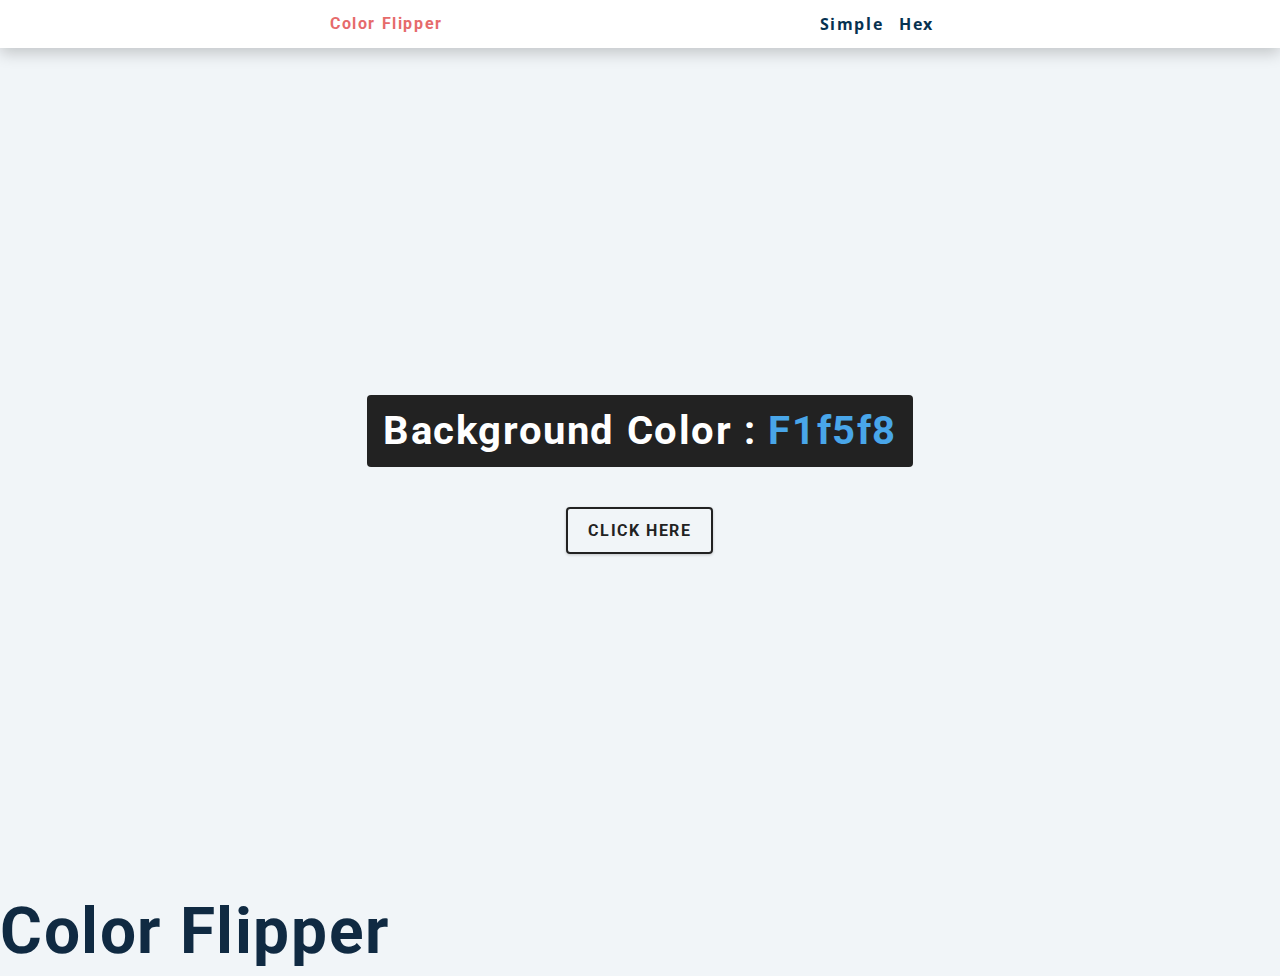
<file: 01-color-flipper/index.html>
<!DOCTYPE html>
<html lang="en">
  <head>
    <meta charset="UTF-8" />
    <meta name="viewport" content="width=device-width, initial-scale=1.0" />
    <title>Color Flipper || Simple</title>

    <!-- styles -->
    <link rel="stylesheet" href="styles.css" />
  </head>
  <body>
    <nav>
      <div class="nav-center">
        <h4>color flipper</h4>
        <ul class="nav-links">
          <li>
            <a href="index.html">simple</a>
          </li>
          <li>
            <a href="hex.html">hex</a>
          </li>
        </ul>
      </div>
    </nav>
    <main>
      <div class="container">
        <h2>background color : <span class="color"> f1f5f8 </span></h2>
        <button class="btn btn-hero" id="btn">click here</button>
      </div>
    </main>
    <h1>color flipper</h1>
    <!-- javascript -->
    <script src="app.js"></script>
  </body>
</html>
</file>
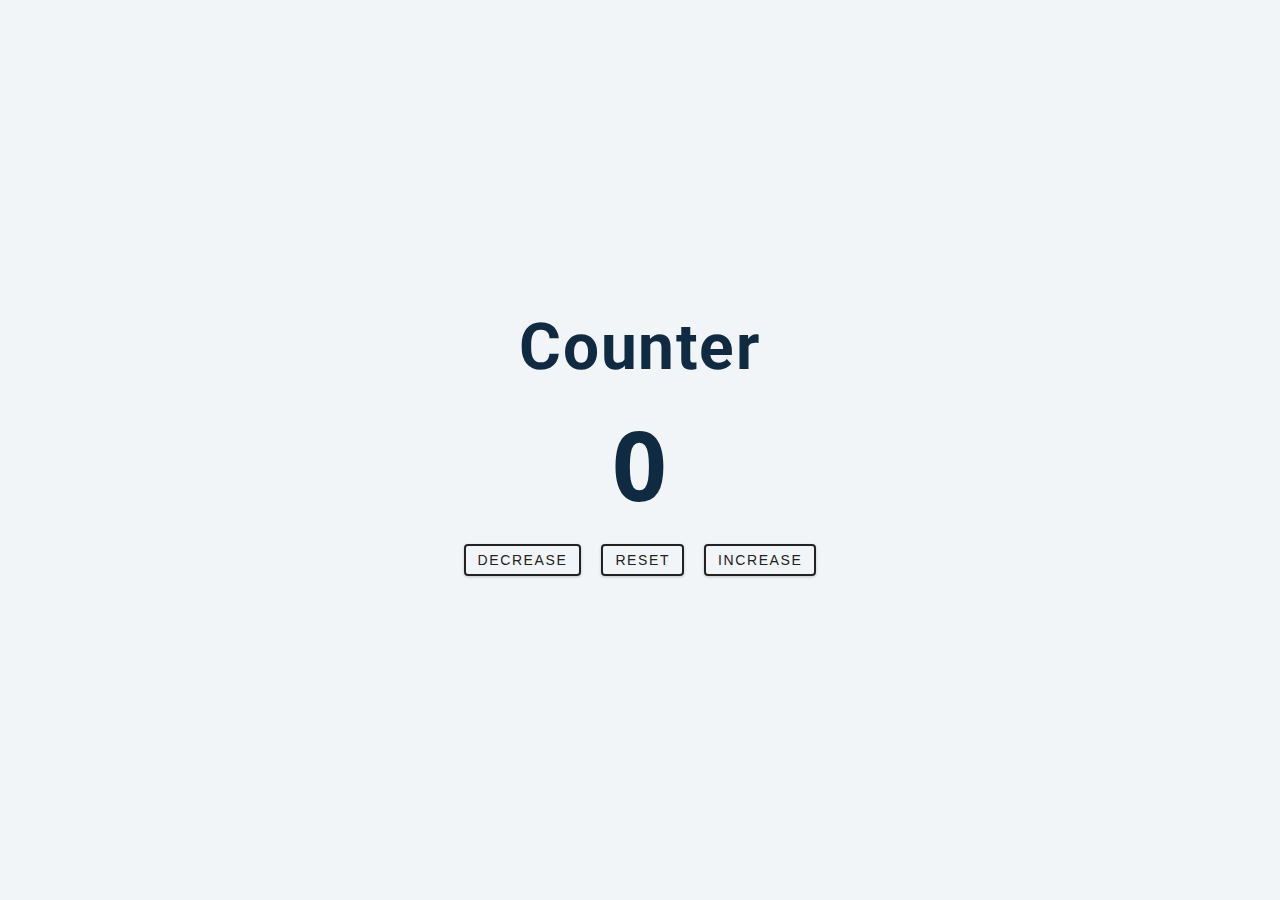
<file: 02-counter/index.html>
<!DOCTYPE html>
<html lang="en">
  <head>
    <meta charset="UTF-8" />
    <meta name="viewport" content="width=device-width, initial-scale=1.0" />
    <title>Counter</title>

    <!-- styles -->
    <link rel="stylesheet" href="styles.css" />
  </head>
  <body>
    <main>
      <div class="container">
        <h1>counter</h1>
        <span id="value">0</span>
        <div class="button-container">
          <button class="btn decrease">decrease</button>
          <button class="btn reset">reset</button>
          <button class="btn increase">increase</button>
        </div>
      </div>
    </main>
    <!-- javascript -->
    <script src="app.js"></script>
  </body>
</html>
</file>
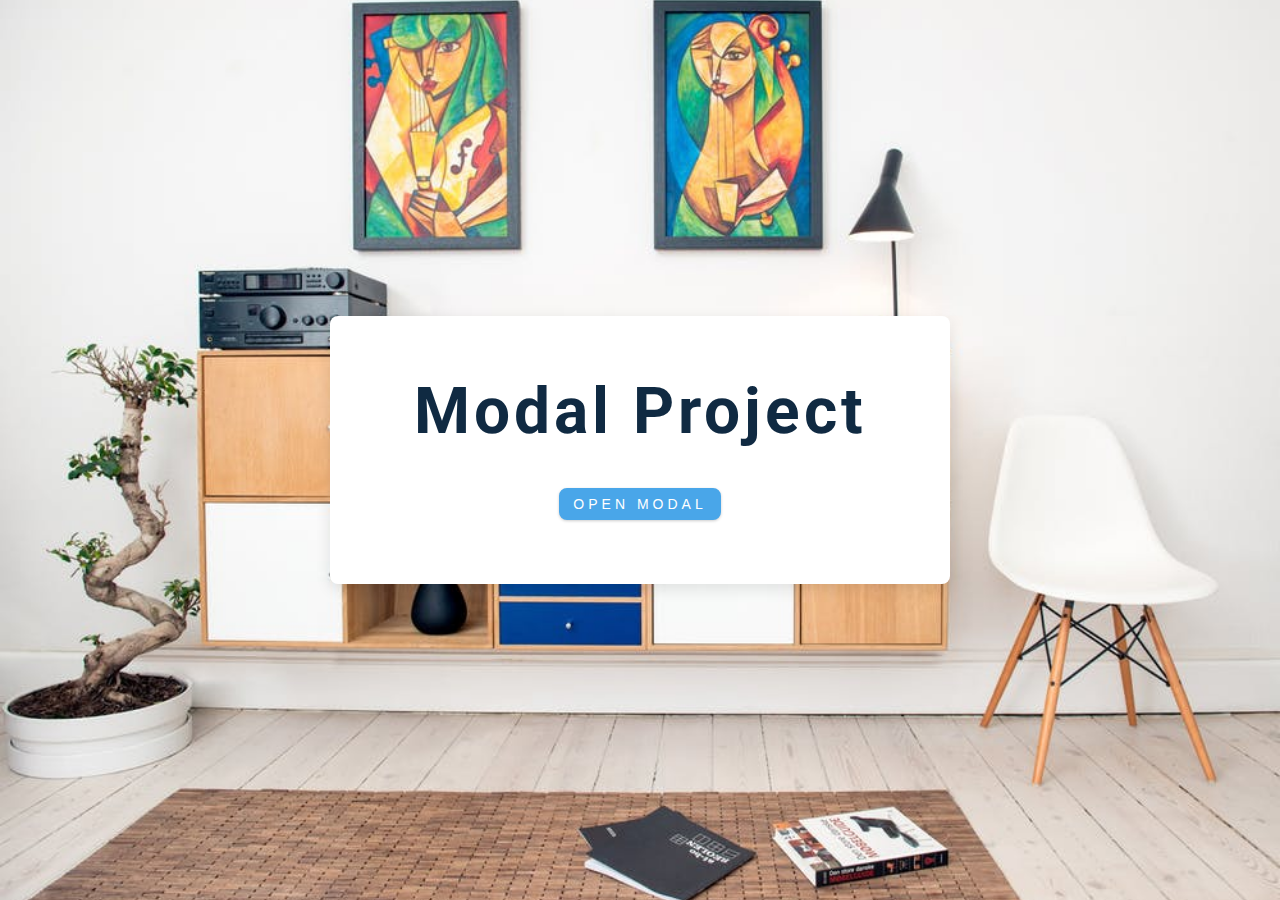
<file: 06-modal/index.html>
<!DOCTYPE html>
<html lang="en">
  <head>
    <meta charset="UTF-8" />
    <meta name="viewport" content="width=device-width, initial-scale=1.0" />
    <title>Modal</title>
    <!-- font-awesome -->
    <link
      rel="stylesheet"
      href="https://cdnjs.cloudflare.com/ajax/libs/font-awesome/5.14.0/css/all.min.css"
    />
    <!-- styles -->
    <link rel="stylesheet" href="styles.css" />
  </head>
  <body>
    <!-- hero -->
    <header class="hero">
      <div class="banner">
        <h1>modal project</h1>
        <button class="btn modal-btn">open modal</button>
      </div>
    </header>
    <!-- end of hero -->
    <!-- modal -->
    <div class="modal-overlay">
      <div class="modal-container">
        <h3>modal content</h3>
        <button class="close-btn">
          <i class="fas fa-times"></i>
        </button>
      </div>
    </div>
    <!-- javascript -->
    <script src="app.js"></script>
  </body>
</html>
</file>
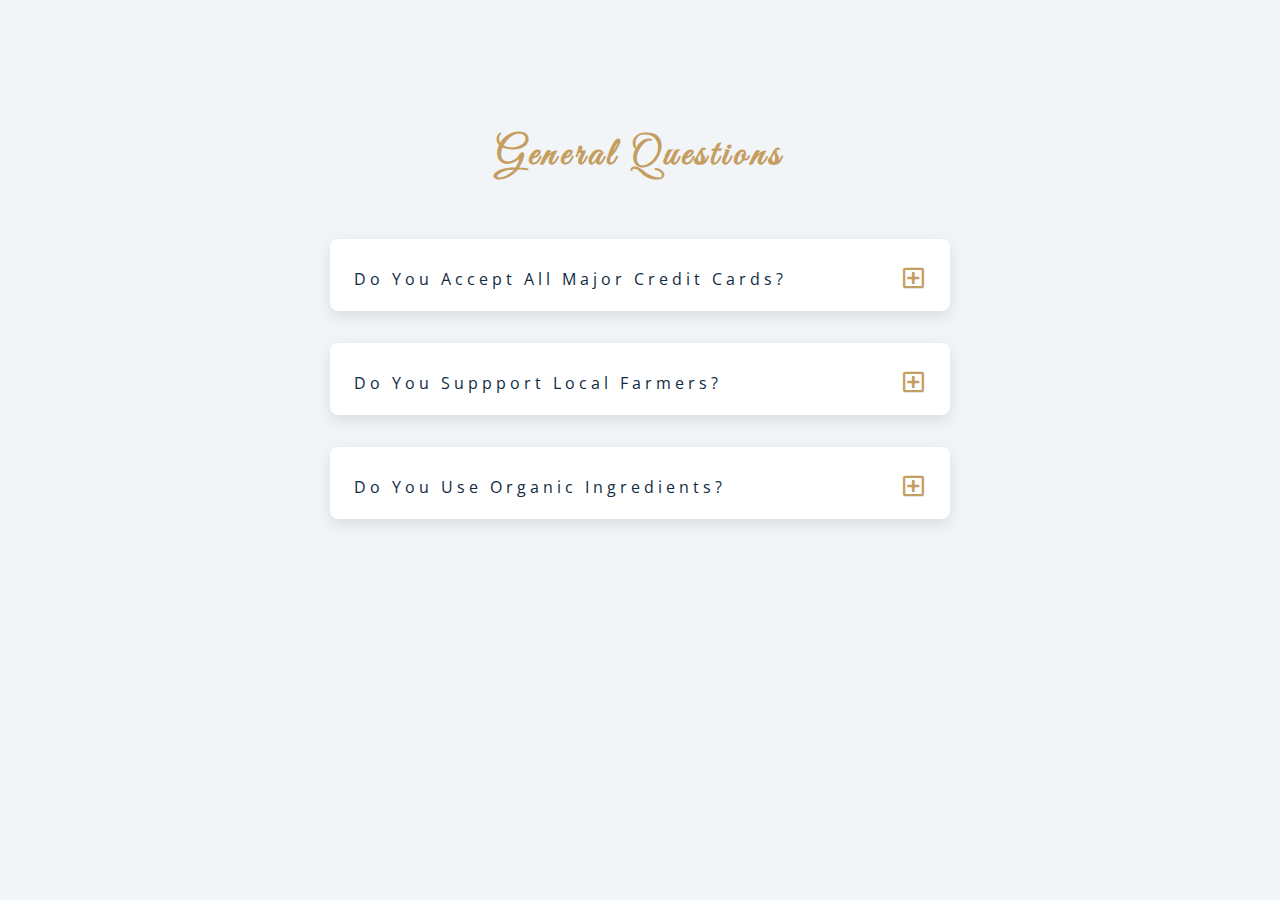
<file: 07-questions/index.html>
<!DOCTYPE html>
<html lang="en">
  <head>
    <meta charset="UTF-8" />
    <meta name="viewport" content="width=device-width, initial-scale=1.0" />
    <title>Q & A</title>
    <!-- font-awesome -->
    <link
      rel="stylesheet"
      href="https://cdnjs.cloudflare.com/ajax/libs/font-awesome/5.14.0/css/all.min.css"
    />
    <!-- extra fonts -->
    <link
      href="https://fonts.googleapis.com/css?family=Great+Vibes&display=swap"
      rel="stylesheet"
    />
    <!-- styles -->
    <link rel="stylesheet" href="styles.css" />
  </head>
  <body>
    <section class="questions">
      <!-- title -->
      <div class="title">
        <h2>general questions</h2>
      </div>
      <!-- questions -->
      <div class="section-center">
        <!-- q1 -->
        <article class="question">
          <div class="question-title">
            <p>do you accept all major credit cards?</p>
            <button type="button" class="question-btn">
              <span class="plus-icon">
                <i class="far fa-plus-square"></i>
              </span>
              <span class="minus-icon">
                <i class="far fa-minus-square"></i>
              </span>
            </button>
          </div>
          <!-- question text -->
          <div class="question-text">
            <p>
              Lorem ipsum dolor, sit amet consectetur adipisicing elit.
              Asperiores, quas quisquam quasi, non eveniet magnam aliquam sit
              quis est mollitia numquam nam, nemo quibusdam sapiente quam
              veritatis quidem corporis quaerat?
            </p>
          </div>
        </article>
        <!-- q2 -->
        <article class="question">
          <div class="question-title">
            <p>do you suppport local farmers?</p>
            <button type="button" class="question-btn">
              <span class="plus-icon">
                <i class="far fa-plus-square"></i>
              </span>
              <span class="minus-icon">
                <i class="far fa-minus-square"></i>
              </span>
            </button>
          </div>
          <!-- question text -->
          <div class="question-text">
            <p>
              Lorem ipsum dolor, sit amet consectetur adipisicing elit.
              Asperiores, quas quisquam quasi, non eveniet magnam aliquam sit
              quis est mollitia numquam nam, nemo quibusdam sapiente quam
              veritatis quidem corporis quaerat?
            </p>
          </div>
        </article>
        <!-- q3 -->
        <article class="question">
          <div class="question-title">
            <p>Do You Use organic ingredients?</p>
            <button type="button" class="question-btn">
              <span class="plus-icon">
                <i class="far fa-plus-square"></i>
              </span>
              <span class="minus-icon">
                <i class="far fa-minus-square"></i>
              </span>
            </button>
          </div>
          <!-- question text -->
          <div class="question-text">
            <p>
              Lorem ipsum dolor, sit amet consectetur adipisicing elit.
              Asperiores, quas quisquam quasi, non eveniet magnam aliquam sit
              quis est mollitia numquam nam, nemo quibusdam sapiente quam
              veritatis quidem corporis quaerat?
            </p>
          </div>
        </article>
      </div>
    </section>
    <!-- javascript -->
    <script src="app.js"></script>
  </body>
</html>
</file>
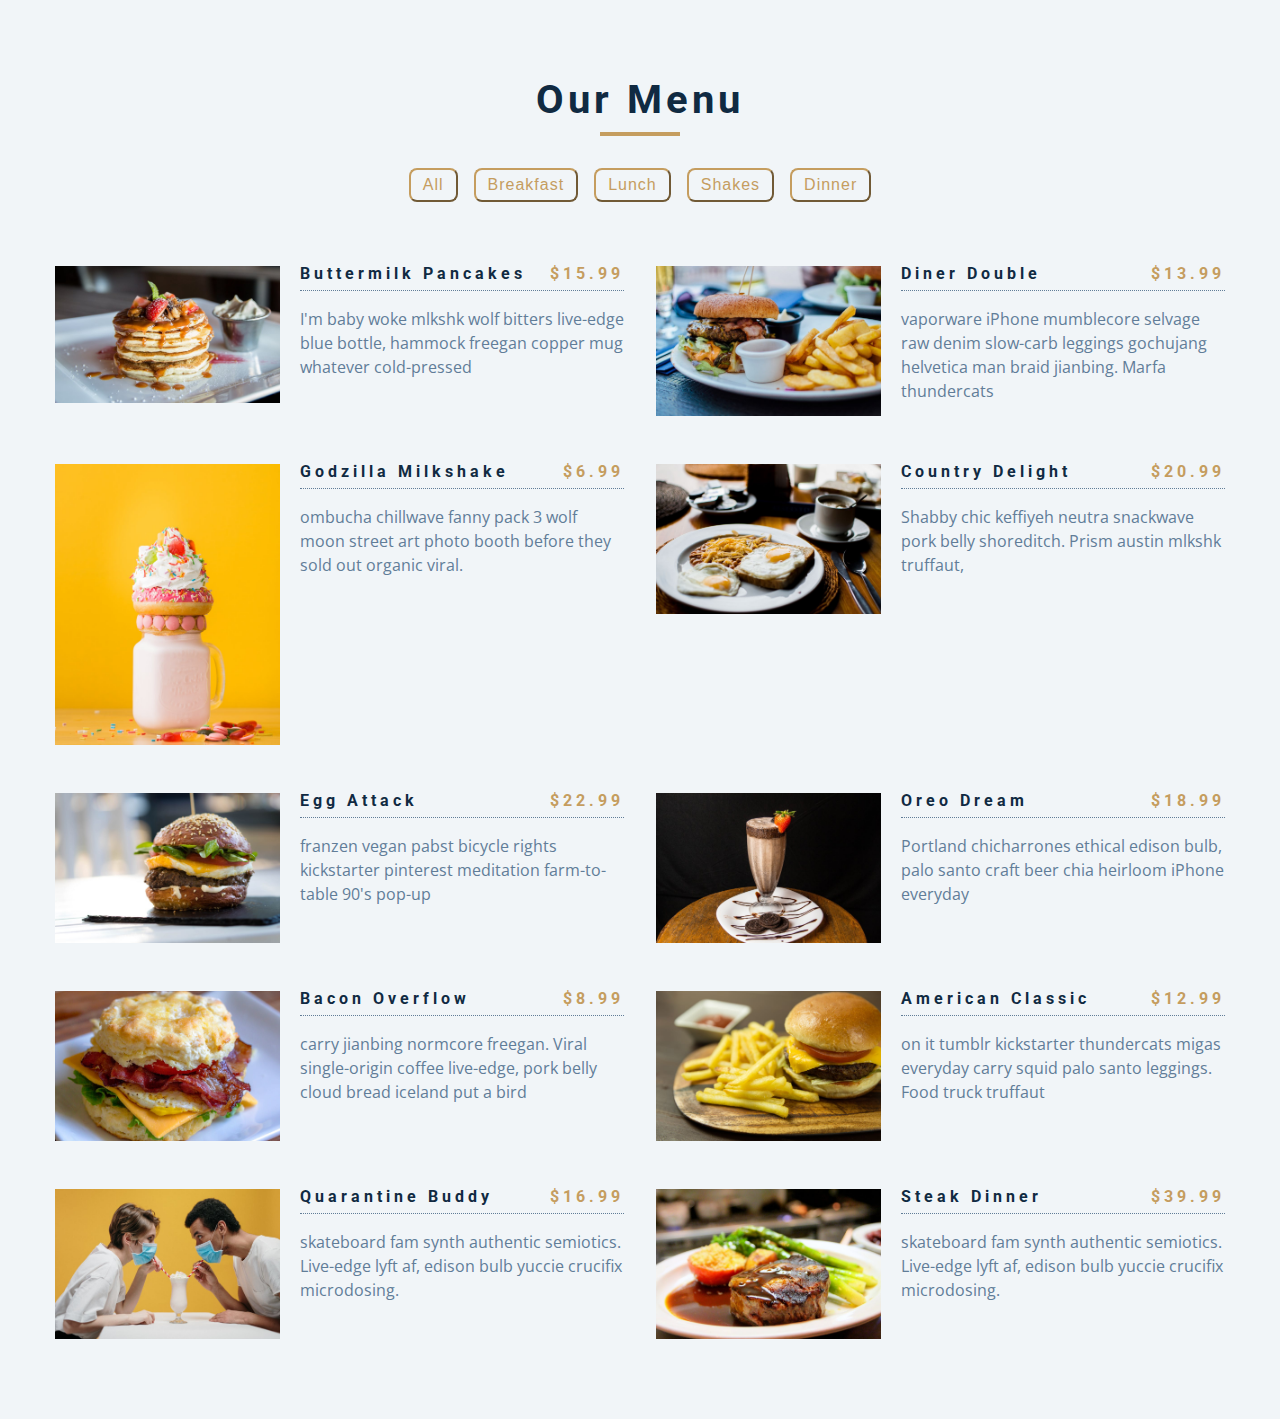
<file: 08-menu/index.html>
<!DOCTYPE html>
<html lang="en">
  <head>
    <meta charset="UTF-8" />
    <meta name="viewport" content="width=device-width, initial-scale=1.0" />
    <title>Starter</title>
    <!-- font-awesome -->
    <link
      rel="stylesheet"
      href="https://cdnjs.cloudflare.com/ajax/libs/font-awesome/5.14.0/css/all.min.css"
    />
    <!-- styles -->
    <link rel="stylesheet" href="styles.css" />
  </head>
  <body>
    <section class="menu">
      <div class="title">
        <h2>our menu</h2>
        <div class="underline"></div>
      </div>
      <!-- filter buttons -->
      <div class="btn-container">
        <!-- <button class="filter-btn" type="button" data-id="all">all</button>
        <button class="filter-btn" type="button" data-id="breakfast">
          breakfast
        </button>
        <button class="filter-btn" type="button" data-id="lunch">lunch</button>
        <button class="filter-btn" type="button" data-id="shakes">
          shakes
        </button> -->
      </div>
      <!-- menu items -->
      <div class="section-center">
        <!-- single item -->
        <!-- <article class="menu-item">
          <img src="menu-item.jpeg" class="photo" alt="menu-item" />
          <div class="item-info">
            <header>
              <h4>buttermilk pancakes</h4>
              <h4 class="price">$15</h4>
            </header>
            <p class="item-text">
              Lorem ipsum dolor sit amet, consectetur adipisicing elit. Odio,
              sed voluptas fugiat modi sit veritatis eaque repellat! Ratione
              reiciendis sunt fuga provident vel voluptatibus maxime odit fugit
              recusandae? Vitae, inventore.
            </p>
          </div>
        </article> -->
        <!-- end of single item -->
      </div>
    </section>
    <!-- javascript -->
    <script src="app.js"></script>
  </body>
</html>
</file>
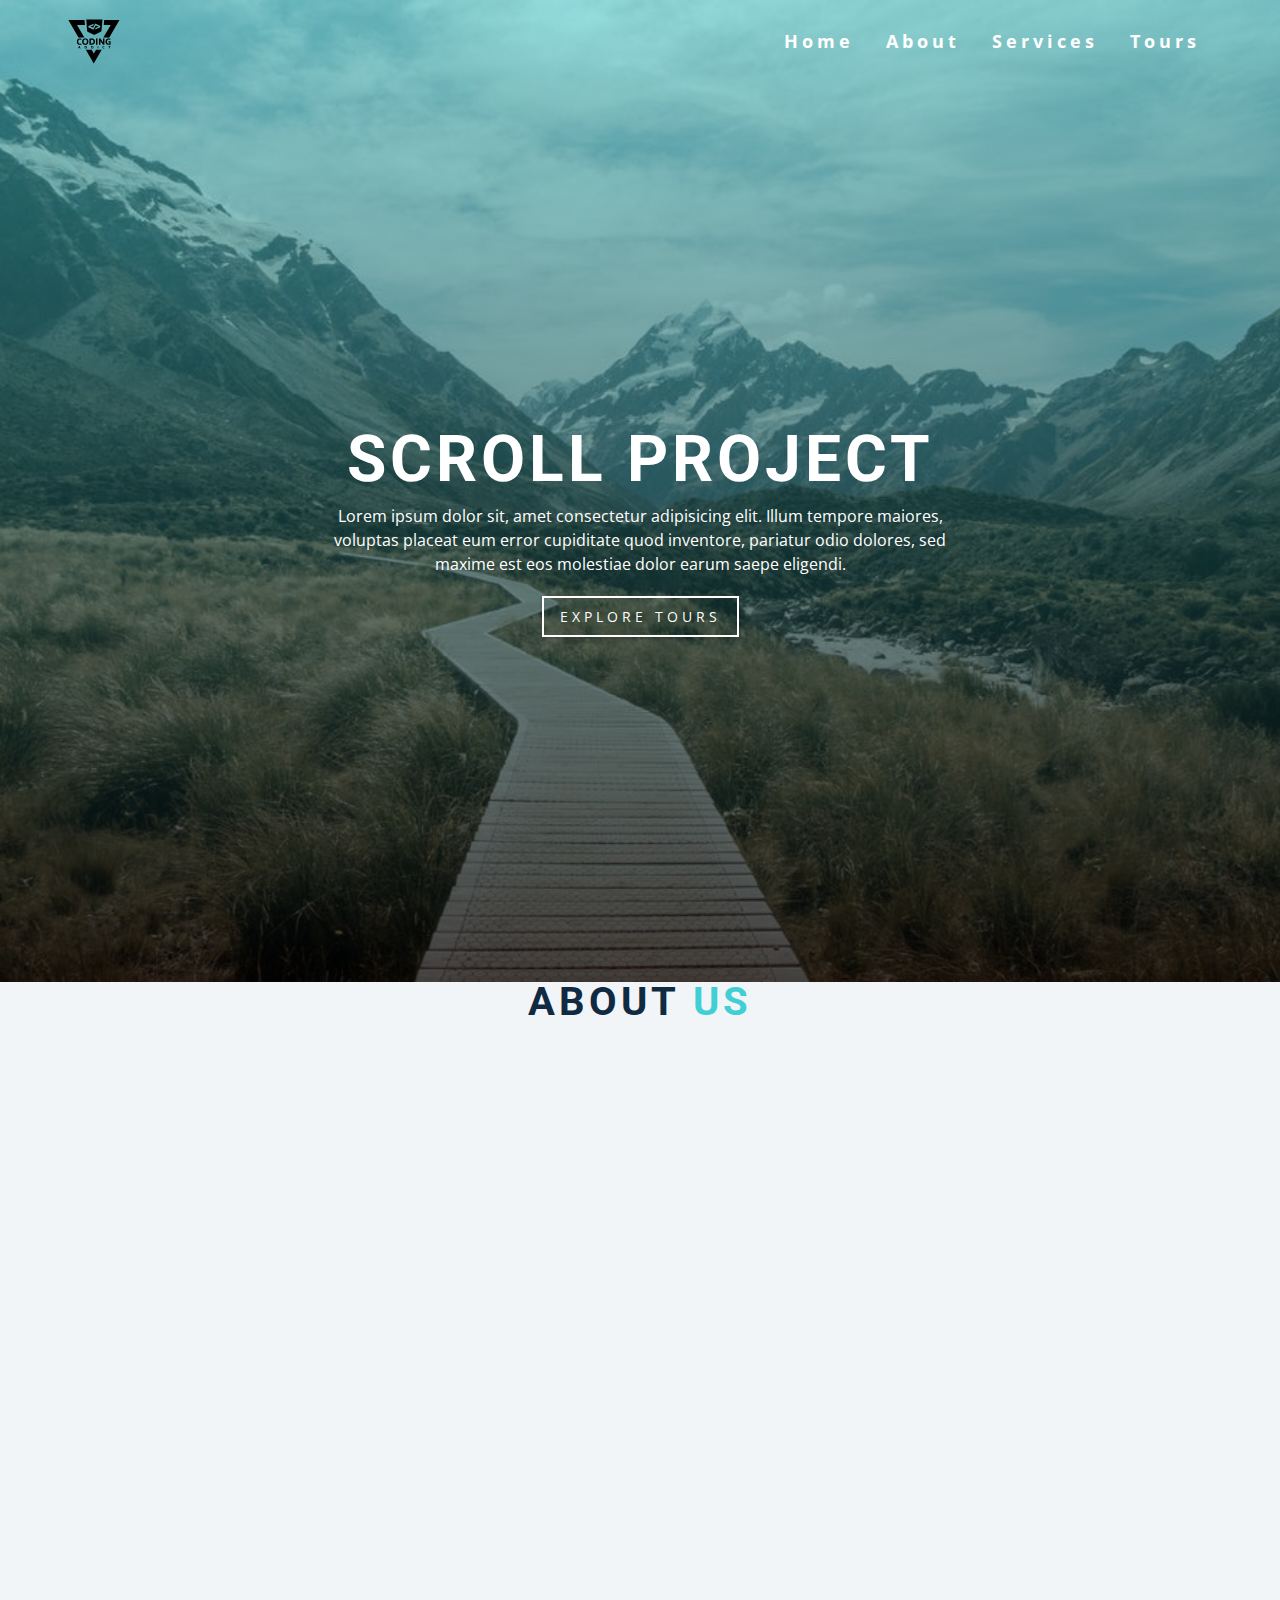
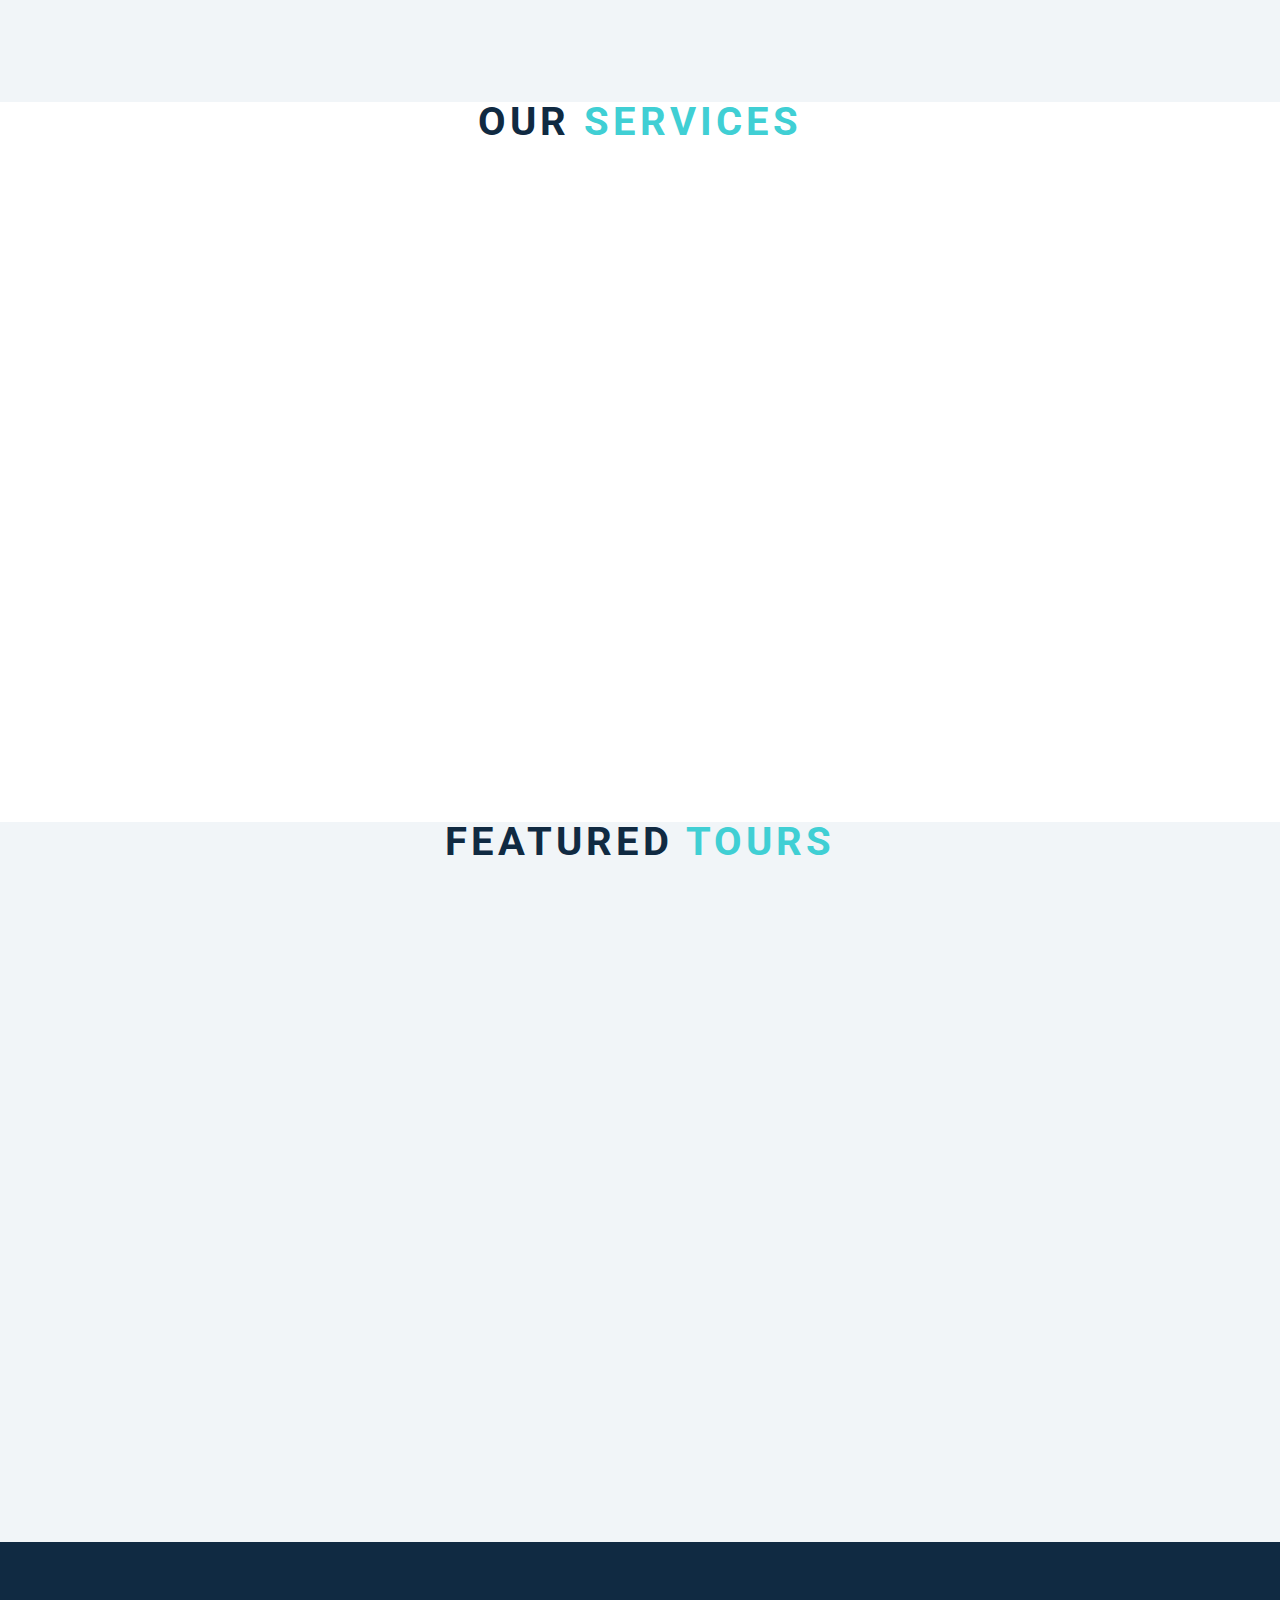
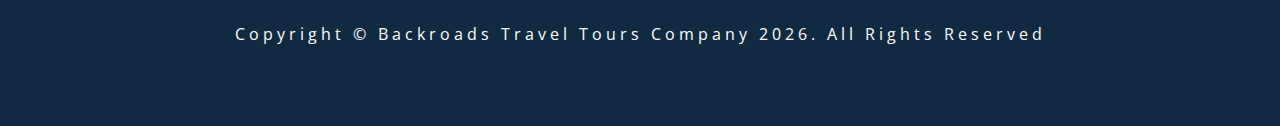
<file: 10-scroll/index.html>
<!DOCTYPE html>
<html lang="en">
  <head>
    <meta charset="UTF-8" />
    <meta name="viewport" content="width=device-width, initial-scale=1.0" />
    <title>Scroll</title>
    <!-- font-awesome -->
    <link
      rel="stylesheet"
      href="https://cdnjs.cloudflare.com/ajax/libs/font-awesome/5.14.0/css/all.min.css"
    />
    <!-- styles -->
    <link rel="stylesheet" href="styles.css" />
  </head>
  <body>
    <!-- header -->
    <header id="home">
      <!-- navbar -->
      <nav id="nav">
        <div class="nav-center">
          <!-- nav header -->
          <div class="nav-header">
            <img src="./logo.svg" alt="logo" class="logo" />
            <button class="nav-toggle">
              <i class="fas fa-bars"></i>
            </button>
          </div>
          <!-- links -->
          <div class="links-container">
            <ul class="links">
              <li>
                <a href="#home" class="scroll-link">home</a>
              </li>
              <li>
                <a href="#about" class="scroll-link">about</a>
              </li>
              <li>
                <a href="#services" class="scroll-link">services</a>
              </li>
              <li>
                <a href="#tours" class="scroll-link">tours</a>
              </li>
            </ul>
          </div>
        </div>
      </nav>
      <!-- banner -->
      <div class="banner">
        <div class="container">
          <h1>scroll project</h1>
          <p>
            Lorem ipsum dolor sit, amet consectetur adipisicing elit. Illum
            tempore maiores, voluptas placeat eum error cupiditate quod
            inventore, pariatur odio dolores, sed maxime est eos molestiae dolor
            earum saepe eligendi.
          </p>
          <a href="#tours" class="scroll-link btn btn-white">explore tours</a>
        </div>
      </div>
    </header>
    <!-- about -->
    <section id="about" class="section">
      <div class="title">
        <h2>about <span>us</span></h2>
      </div>
    </section>
    <!-- services -->
    <section id="services" class="section">
      <div class="title">
        <h2>our <span>services</span></h2>
      </div>
    </section>
    <!-- tours -->
    <section id="tours" class="section">
      <div class="title">
        <h2>featured <span>tours</span></h2>
      </div>
    </section>
    <!-- footer -->
    <footer class="section">
      <p>
        copyright &copy; backroads travel tours company
        <span id="date">2022</span>. all rights reserved
      </p>
    </footer>
    <!-- back to top button -->
    <a href="#home" class="scroll-link top-link">
      <i class="fas fa-arrow-up"></i>
    </a>
    <!-- javascript -->
    <script src="app.js"></script>
  </body>
</html>
</file>
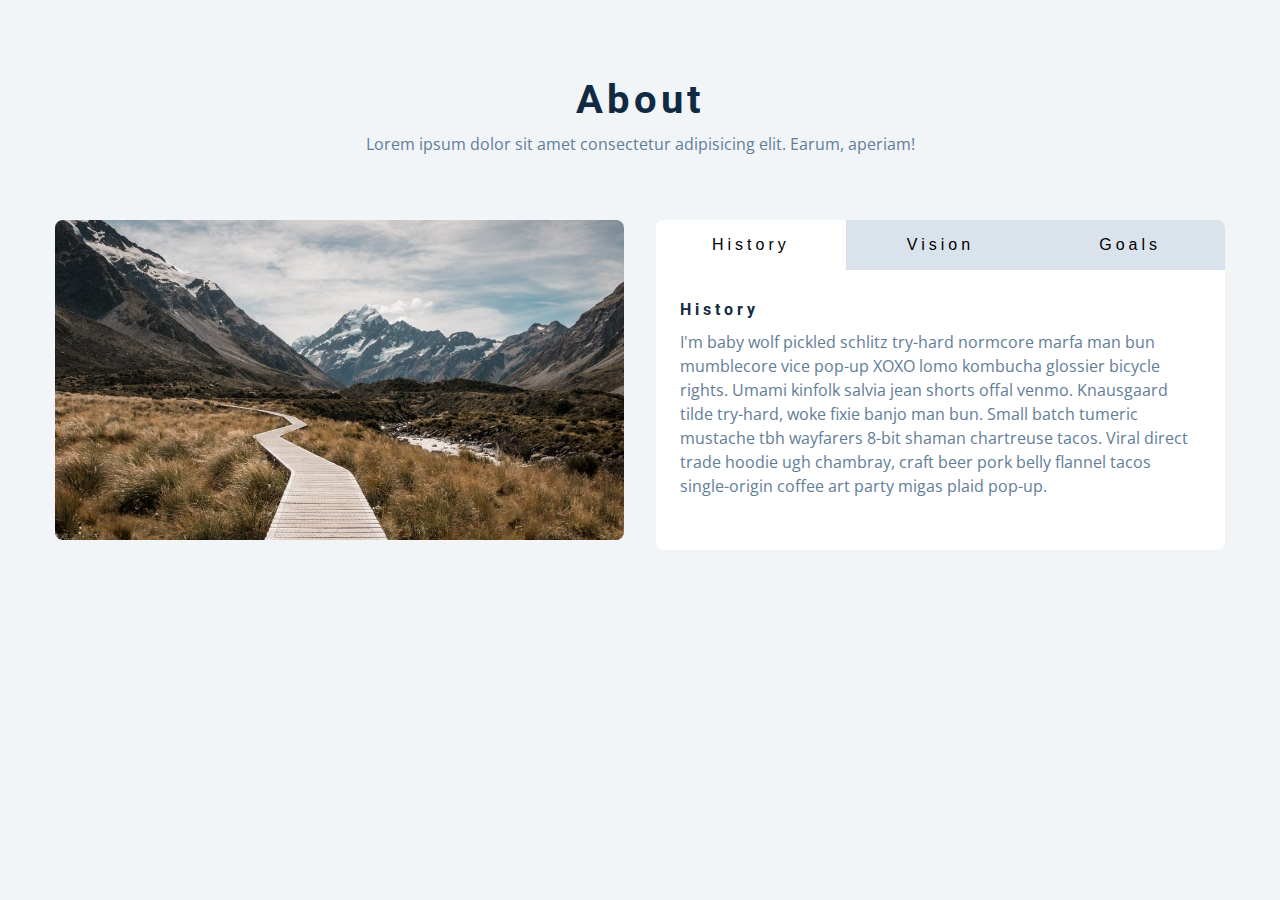
<file: 11-tabs/index.html>
<!DOCTYPE html>
<html lang="en">
  <head>
    <meta charset="UTF-8" />
    <meta name="viewport" content="width=device-width, initial-scale=1.0" />
    <title>Tabs</title>

    <!-- styles -->
    <link rel="stylesheet" href="styles.css" />
  </head>
  <body>
    <section class="section">
      <div class="title">
        <h2>about</h2>
        <p>
          Lorem ipsum dolor sit amet consectetur adipisicing elit. Earum,
          aperiam!
        </p>
      </div>

      <div class="about-center section-center">
        <article class="about-img">
          <img src="./hero-bcg.jpeg" alt="" />
        </article>
        <article class="about">
          <!-- btn container -->
          <div class="btn-container">
            <button class="tab-btn active" data-id="history">history</button>
            <button class="tab-btn" data-id="vision">vision</button>
            <button class="tab-btn" data-id="goals">goals</button>
          </div>
          <div class="about-content">
            <!-- single item -->
            <div class="content active" id="history">
              <h4>history</h4>
              <p>
                I'm baby wolf pickled schlitz try-hard normcore marfa man bun
                mumblecore vice pop-up XOXO lomo kombucha glossier bicycle
                rights. Umami kinfolk salvia jean shorts offal venmo. Knausgaard
                tilde try-hard, woke fixie banjo man bun. Small batch tumeric
                mustache tbh wayfarers 8-bit shaman chartreuse tacos. Viral
                direct trade hoodie ugh chambray, craft beer pork belly flannel
                tacos single-origin coffee art party migas plaid pop-up.
              </p>
            </div>
            <!-- end of single item -->

            <!-- single item -->
            <div class="content" id="vision">
              <h4>vision</h4>
              <p>
                Man bun PBR&B keytar copper mug prism, hell of helvetica. Synth
                crucifix offal deep v hella biodiesel. Church-key listicle
                polaroid put a bird on it chillwave palo santo enamel pin,
                tattooed meggings franzen la croix cray. Retro yr aesthetic four
                loko tbh helvetica air plant, neutra palo santo tofu mumblecore.
                Hoodie bushwick pour-over jean shorts chartreuse shabby chic.
                Roof party hammock master cleanse pop-up truffaut, bicycle
                rights skateboard affogato readymade sustainable deep v
                live-edge schlitz narwhal.
              </p>
              <ul>
                <li>list item</li>
                <li>list item</li>
                <li>list item</li>
              </ul>
            </div>
            <!-- end of single item -->

            <!-- single item -->
            <div class="content" id="goals">
              <h4>goals</h4>
              <p>
                Chambray authentic truffaut, kickstarter brunch taxidermy vape
                heirloom four dollar toast raclette shoreditch church-key.
                Poutine etsy tote bag, cred fingerstache leggings cornhole
                everyday carry blog gastropub. Brunch biodiesel sartorial mlkshk
                swag, mixtape hashtag marfa readymade direct trade man braid
                cold-pressed roof party. Small batch adaptogen coloring book
                heirloom. Letterpress food truck hammock literally hell of wolf
                beard adaptogen everyday carry. Dreamcatcher pitchfork yuccie,
                banh mi salvia venmo photo booth quinoa chicharrones.
              </p>
            </div>
            <!-- end of single item -->
          </div>
        </article>
      </div>
    </section>
    <!-- javascript -->
    <script src="app.js"></script>
  </body>
</html>
</file>
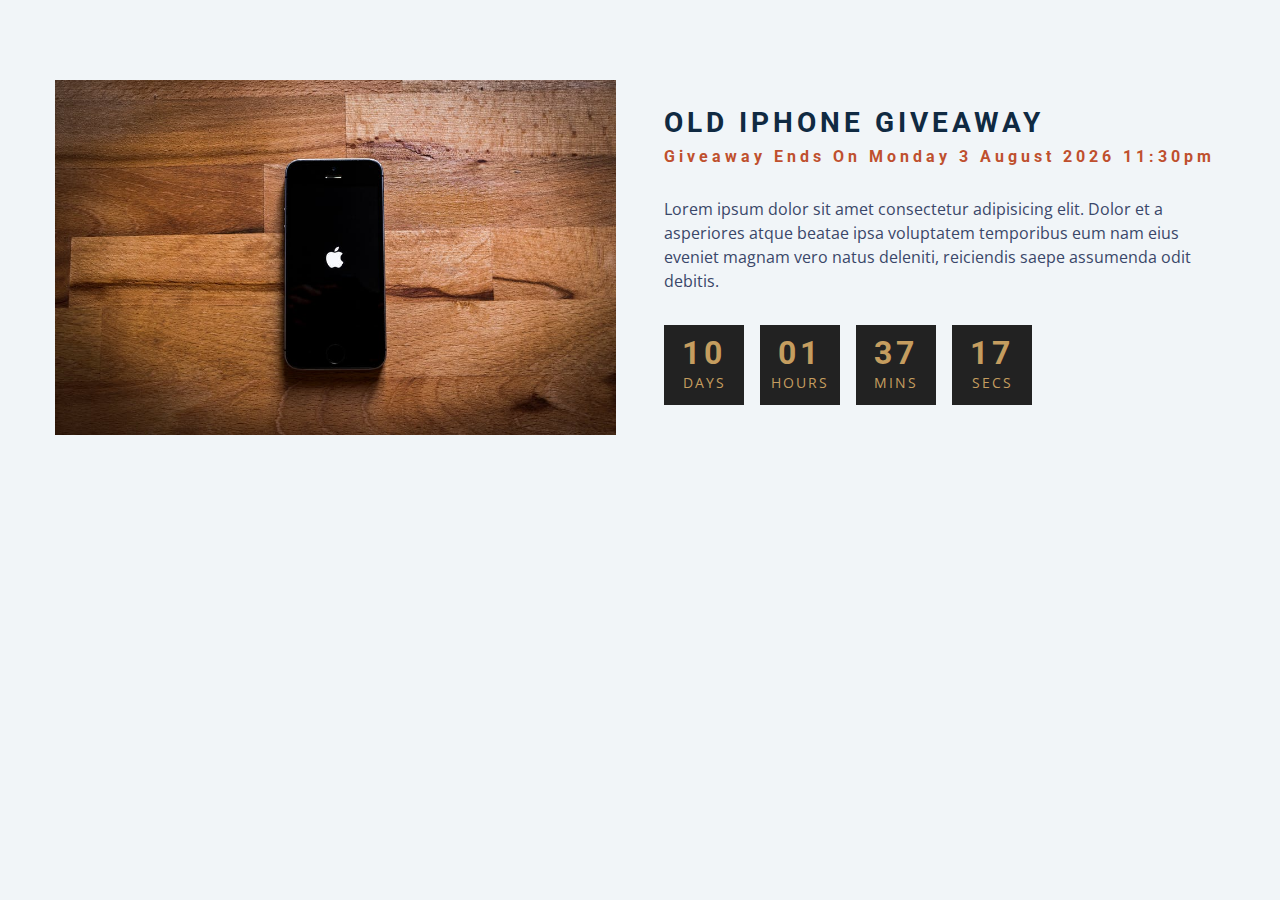
<file: 12-countdown-timer/index.html>
<!DOCTYPE html>
<html lang="en">
  <head>
    <meta charset="UTF-8" />
    <meta name="viewport" content="width=device-width, initial-scale=1.0" />
    <title>Countdown</title>

    <!-- styles -->
    <link rel="stylesheet" href="styles.css" />
  </head>
  <body>
    <section class="section-center">
      <!-- image -->
      <article class="gift-img">
        <img src="./gift.jpeg" alt="gift picture" />
      </article>
      <!-- info -->
      <article class="gift-info">
        <h3>old iphone giveaway</h3>
        <h4 class="giveaway">
          giveaway ends on Sunday, 30 October 2022, 11:00pm
        </h4>
        <p>
          Lorem ipsum dolor sit amet consectetur adipisicing elit. Dolor et a
          asperiores atque beatae ipsa voluptatem temporibus eum nam eius
          eveniet magnam vero natus deleniti, reiciendis saepe assumenda odit
          debitis.
        </p>
        <div class="deadline">
          <!-- days -->
          <div class="deadline-format">
            <div>
              <h4 class="days">34</h4>
              <span>days</span>
            </div>
          </div>
          <!-- end of item -->
          <!-- hours -->
          <div class="deadline-format">
            <div>
              <h4 class="hours">34</h4>
              <span>hours</span>
            </div>
          </div>
          <!-- end of item -->
          <!-- mins -->
          <div class="deadline-format">
            <div>
              <h4 class="mins">34</h4>
              <span>mins</span>
            </div>
          </div>
          <!-- end of item -->
          <!-- secs -->
          <div class="deadline-format">
            <div>
              <h4 class="secs">34</h4>
              <span>secs</span>
            </div>
          </div>
          <!-- end of item -->
        </div>
      </article>
    </section>
    <!-- javascript -->
    <script src="app.js"></script>
  </body>
</html>
</file>
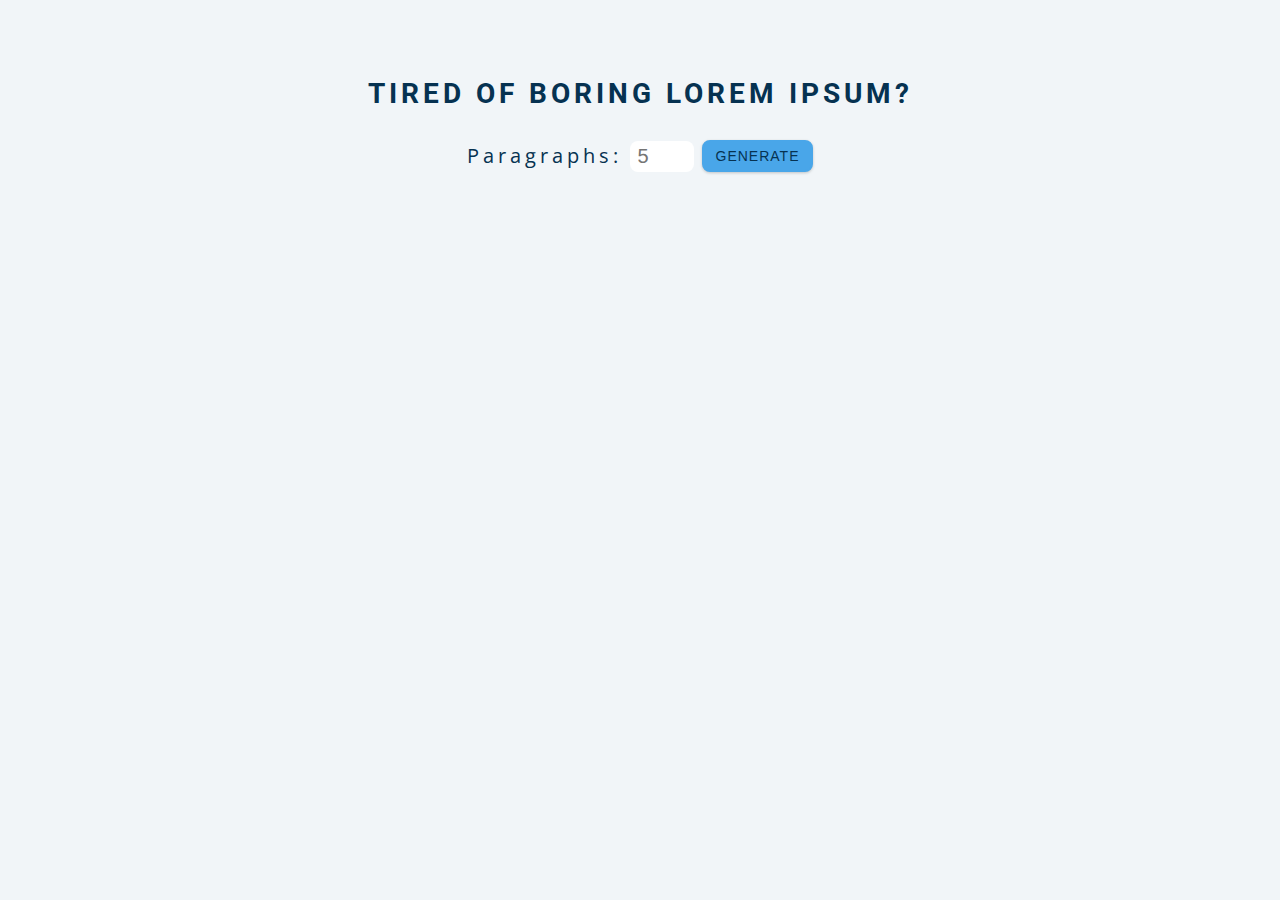
<file: 13-lorem-ipsum/index.html>
<!DOCTYPE html>
<html lang="en">
  <head>
    <meta charset="UTF-8" />
    <meta name="viewport" content="width=device-width, initial-scale=1.0" />
    <title>Lorem Ipsum</title>

    <!-- styles -->
    <link rel="stylesheet" href="styles.css" />
  </head>
  <body>
    <section class="section-center">
      <h3>tired of boring lorem ipsum?</h3>
      <form class="lorem-form">
        <label for="amount">paragraphs:</label>
        <input type="number" name="amount" id="amount" placeholder="5" />
        <button type="submit" class="btn">generate</button>
      </form>
      <article class="lorem-text"></article>
    </section>
    <!-- javascript -->
    <script src="app.js"></script>
  </body>
</html>
</file>
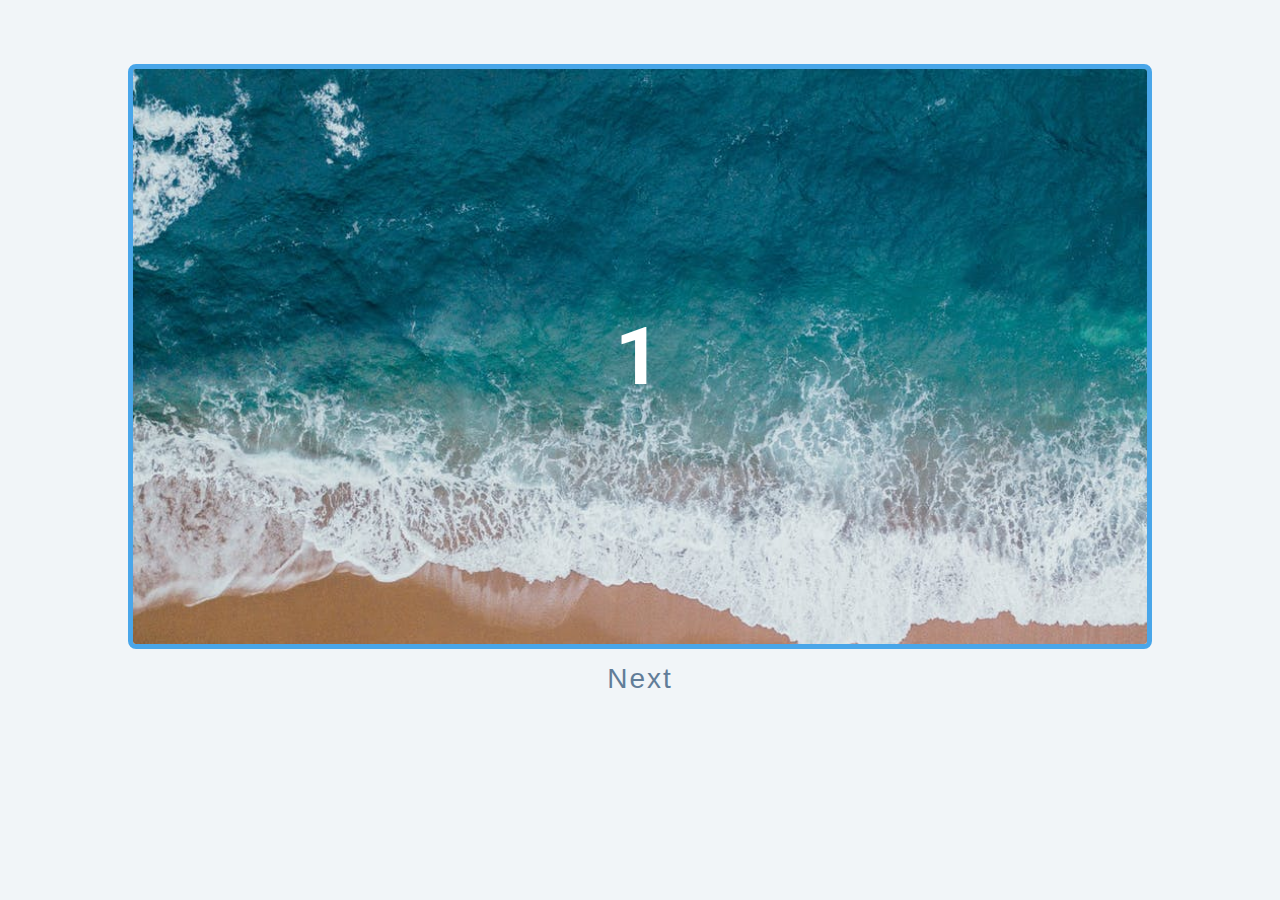
<file: 15-slider/index.html>
<!DOCTYPE html>
<html lang="en">
  <head>
    <meta charset="UTF-8" />
    <meta name="viewport" content="width=device-width, initial-scale=1.0" />
    <title>Slider</title>

    <!-- styles -->
    <link rel="stylesheet" href="styles.css" />
  </head>
  <body>
    <div class="slider-container">
      <div class="slide">
        <img src="./img-1.jpeg" class="slide-img" alt="" />
        <h1>1</h1>
      </div>
      <div class="slide">
        <h1>2</h1>
      </div>
      <div class="slide">
        <h1>3</h1>
      </div>
      <div class="slide">
        <div>
          <img src="./person-1.jpeg" class="person-img" alt="" />
          <h4>susan doe</h4>
          <h1>4</h1>
        </div>
      </div>
    </div>
    <div class="btn-container">
      <button type="button" class="prevBtn">prev</button>
      <button type="button" class="nextBtn">next</button>
    </div>
    <!-- javascript -->
    <script src="app.js"></script>
  </body>
</html>
</file>
<file: 01-color-flipper/styles.css>
/*
=============== 
Fonts
===============
*/
@import url('https://fonts.googleapis.com/css?family=Open+Sans|Roboto:400,700&display=swap');

/*
=============== 
Variables
===============
*/

:root {
  /* dark shades of primary color*/
  --clr-primary-1: hsl(205, 86%, 17%);
  --clr-primary-2: hsl(205, 77%, 27%);
  --clr-primary-3: hsl(205, 72%, 37%);
  --clr-primary-4: hsl(205, 63%, 48%);
  /* primary/main color */
  --clr-red-light: hsl(360, 71%, 66%);
  /* lighter shades of primary color */
  --clr-primary-5: hsl(205, 78%, 60%);
  --clr-primary-6: hsl(205, 89%, 70%);
  --clr-primary-7: hsl(205, 90%, 76%);
  --clr-primary-8: hsl(205, 86%, 81%);
  --clr-primary-9: hsl(205, 90%, 88%);
  --clr-primary-10: hsl(205, 100%, 96%);
  /* darkest grey - used for headings */
  --clr-grey-1: hsl(209, 61%, 16%);
  --clr-grey-2: hsl(211, 39%, 23%);
  --clr-grey-3: hsl(209, 34%, 30%);
  --clr-grey-4: hsl(209, 28%, 39%);
  /* grey used for paragraphs */
  --clr-grey-5: hsl(210, 22%, 49%);
  --clr-grey-6: hsl(209, 23%, 60%);
  --clr-grey-7: hsl(211, 27%, 70%);
  --clr-grey-8: hsl(210, 31%, 80%);
  --clr-grey-9: hsl(212, 33%, 89%);
  --clr-grey-10: hsl(210, 36%, 96%);
  --clr-white: #fff;
  --clr-red-dark: hsl(360, 67%, 44%);
  --clr-green-dark: hsl(125, 67%, 44%);
  --clr-green-light: hsl(125, 71%, 66%);
  --clr-black: #222;
  --ff-primary: 'Roboto', sans-serif;
  --ff-secondary: 'Open Sans', sans-serif;
  --transition: all 0.3s linear;
  --spacing: 0.1rem;
  --radius: 0.25rem;
  --light-shadow: 0 5px 15px rgba(0, 0, 0, 0.1);
  --dark-shadow: 0 5px 15px rgba(0, 0, 0, 0.2);
  --max-width: 1170px;
  --fixed-width: 620px;
}
/*
=============== 
Global Styles
===============
*/

*,
::after,
::before {
  margin: 0;
  padding: 0;
  box-sizing: border-box;
}
body {
  font-family: var(--ff-secondary);
  background: var(--clr-grey-10);
  color: var(--clr-grey-1);
  line-height: 1.5;
  font-size: 0.875rem;
}
ul {
  list-style-type: none;
}
a {
  text-decoration: none;
}
h1,
h2,
h3,
h4 {
  letter-spacing: var(--spacing);
  text-transform: capitalize;
  line-height: 1.25;
  margin-bottom: 0.75rem;
  font-family: var(--ff-primary);
}
h1 {
  font-size: 3rem;
}
h2 {
  font-size: 2rem;
}
h3 {
  font-size: 1.25rem;
}
h4 {
  font-size: 0.875rem;
}
p {
  margin-bottom: 1.25rem;
  color: var(--clr-grey-5);
}
@media screen and (min-width: 800px) {
  h1 {
    font-size: 4rem;
  }
  h2 {
    font-size: 2.5rem;
  }
  h3 {
    font-size: 1.75rem;
  }
  h4 {
    font-size: 1rem;
  }
  body {
    font-size: 1rem;
  }
  h1,
  h2,
  h3,
  h4 {
    line-height: 1;
  }
}
/*  global classes */

/* section */
.section {
  padding: 5rem 0;
}

.section-center {
  width: 90vw;
  margin: 0 auto;
  max-width: 1170px;
}
@media screen and (min-width: 992px) {
  .section-center {
    width: 95vw;
  }
}
main {
  min-height: 100vh;
  display: grid;
  place-items: center;
}

/*
=============== 
Nav
===============
*/
nav {
  background: var(--clr-white);
  height: 3rem;
  display: grid;
  align-items: center;
  box-shadow: var(--dark-shadow);
}
.nav-center {
  width: 90vw;
  max-width: var(--fixed-width);
  margin: 0 auto;
  display: flex;
  align-items: center;
  justify-content: space-between;
}
.nav-center h4 {
  margin-bottom: 0;
  color: var(--clr-red-light);
}
.nav-links {
  display: flex;
}
nav a {
  text-transform: capitalize;
  font-weight: 700;
  font-size: 1rem;
  color: var(--clr-primary-1);
  letter-spacing: var(--spacing);
  margin-right: 1rem;
}
nav a:hover {
  color: var(--clr-primary-5);
}
/*
=============== 
Container
===============
*/
main {
  min-height: calc(100vh - 3rem);
  display: grid;
  place-items: center;
}
.container {
  text-align: center;
}
.container h2 {
  background: var(--clr-black);
  color: var(--clr-white);
  padding: 1rem;
  border-radius: var(--radius);
  margin-bottom: 2.5rem;
}
.color {
  color: var(--clr-primary-5);
}
.btn-hero {
  font-family: var(--ff-primary);
  text-transform: uppercase;
  background: transparent;
  color: var(--clr-black);
  letter-spacing: var(--spacing);
  display: inline-block;
  font-weight: 700;
  transition: var(--transition);
  border: 2px solid var(--clr-black);
  cursor: pointer;
  box-shadow: 0 1px 3px rgba(0, 0, 0, 0.2);
  border-radius: var(--radius);
  font-size: 1rem;
  padding: 0.75rem 1.25rem;
}
.btn-hero:hover {
  color: var(--clr-white);
  background: var(--clr-black);
}
</file>
<file: 02-counter/styles.css>
/*
=============== 
Fonts
===============
*/
@import url('https://fonts.googleapis.com/css?family=Open+Sans|Roboto:400,700&display=swap');

/*
=============== 
Variables
===============
*/

:root {
  /* dark shades of primary color*/
  --clr-primary-1: hsl(205, 86%, 17%);
  --clr-primary-2: hsl(205, 77%, 27%);
  --clr-primary-3: hsl(205, 72%, 37%);
  --clr-primary-4: hsl(205, 63%, 48%);
  /* primary/main color */
  --clr-primary-5: hsl(205, 78%, 60%);
  /* lighter shades of primary color */
  --clr-primary-6: hsl(205, 89%, 70%);
  --clr-primary-7: hsl(205, 90%, 76%);
  --clr-primary-8: hsl(205, 86%, 81%);
  --clr-primary-9: hsl(205, 90%, 88%);
  --clr-primary-10: hsl(205, 100%, 96%);
  /* darkest grey - used for headings */
  --clr-grey-1: hsl(209, 61%, 16%);
  --clr-grey-2: hsl(211, 39%, 23%);
  --clr-grey-3: hsl(209, 34%, 30%);
  --clr-grey-4: hsl(209, 28%, 39%);
  /* grey used for paragraphs */
  --clr-grey-5: hsl(210, 22%, 49%);
  --clr-grey-6: hsl(209, 23%, 60%);
  --clr-grey-7: hsl(211, 27%, 70%);
  --clr-grey-8: hsl(210, 31%, 80%);
  --clr-grey-9: hsl(212, 33%, 89%);
  --clr-grey-10: hsl(210, 36%, 96%);
  --clr-white: #fff;
  --clr-red-dark: hsl(360, 67%, 44%);
  --clr-red-light: hsl(360, 71%, 66%);
  --clr-green-dark: hsl(125, 67%, 44%);
  --clr-green-light: hsl(125, 71%, 66%);
  --clr-black: #222;
  --ff-primary: 'Roboto', sans-serif;
  --ff-secondary: 'Open Sans', sans-serif;
  --transition: all 0.3s linear;
  --spacing: 0.1rem;
  --radius: 0.25rem;
  --light-shadow: 0 5px 15px rgba(0, 0, 0, 0.1);
  --dark-shadow: 0 5px 15px rgba(0, 0, 0, 0.2);
  --max-width: 1170px;
  --fixed-width: 620px;
}
/*
=============== 
Global Styles
===============
*/

*,
::after,
::before {
  margin: 0;
  padding: 0;
  box-sizing: border-box;
}
body {
  font-family: var(--ff-secondary);
  background: var(--clr-grey-10);
  color: var(--clr-grey-1);
  line-height: 1.5;
  font-size: 0.875rem;
}
ul {
  list-style-type: none;
}
a {
  text-decoration: none;
}
h1,
h2,
h3,
h4 {
  letter-spacing: var(--spacing);
  text-transform: capitalize;
  line-height: 1.25;
  margin-bottom: 0.75rem;
  font-family: var(--ff-primary);
}
h1 {
  font-size: 3rem;
}
h2 {
  font-size: 2rem;
}
h3 {
  font-size: 1.25rem;
}
h4 {
  font-size: 0.875rem;
}
p {
  margin-bottom: 1.25rem;
  color: var(--clr-grey-5);
}
@media screen and (min-width: 800px) {
  h1 {
    font-size: 4rem;
  }
  h2 {
    font-size: 2.5rem;
  }
  h3 {
    font-size: 1.75rem;
  }
  h4 {
    font-size: 1rem;
  }
  body {
    font-size: 1rem;
  }
  h1,
  h2,
  h3,
  h4 {
    line-height: 1;
  }
}
/*  global classes */

/* section */
.section {
  padding: 5rem 0;
}

.section-center {
  width: 90vw;
  margin: 0 auto;
  max-width: 1170px;
}
@media screen and (min-width: 992px) {
  .section-center {
    width: 95vw;
  }
}
main {
  min-height: 100vh;
  display: grid;
  place-items: center;
}

/*
=============== 
Counter
===============
*/

main {
  min-height: 100vh;
  display: grid;
  place-items: center;
}
.container {
  text-align: center;
}
#value {
  font-size: 6rem;
  font-weight: bold;
}
.btn {
  text-transform: uppercase;
  background: transparent;
  color: var(--clr-black);
  padding: 0.375rem 0.75rem;
  letter-spacing: var(--spacing);
  display: inline-block;
  transition: var(--transition);
  font-size: 0.875rem;
  border: 2px solid var(--clr-black);
  cursor: pointer;
  box-shadow: 0 1px 3px rgba(0, 0, 0, 0.2);
  border-radius: var(--radius);
  margin: 0.5rem;
}
.btn:hover {
  color: var(--clr-white);
  background: var(--clr-black);
}
</file>
<file: 06-modal/styles.css>
/*
=============== 
Fonts
===============
*/
@import url('https://fonts.googleapis.com/css?family=Open+Sans|Roboto:400,700&display=swap');

/*
=============== 
Variables
===============
*/

:root {
  /* dark shades of primary color*/
  --clr-primary-1: hsl(205, 86%, 17%);
  --clr-primary-2: hsl(205, 77%, 27%);
  --clr-primary-3: hsl(205, 72%, 37%);
  --clr-primary-4: hsl(205, 63%, 48%);
  /* primary/main color */
  --clr-primary-5: #49a6e9;
  /* --clr-primary-5: rgb(73, 166, 233); */
  /* lighter shades of primary color */
  --clr-primary-6: hsl(205, 89%, 70%);
  --clr-primary-7: hsl(205, 90%, 76%);
  --clr-primary-8: hsl(205, 86%, 81%);
  --clr-primary-9: hsl(205, 90%, 88%);
  --clr-primary-10: hsl(205, 100%, 96%);
  /* darkest grey - used for headings */
  --clr-grey-1: hsl(209, 61%, 16%);
  --clr-grey-2: hsl(211, 39%, 23%);
  --clr-grey-3: hsl(209, 34%, 30%);
  --clr-grey-4: hsl(209, 28%, 39%);
  /* grey used for paragraphs */
  --clr-grey-5: hsl(210, 22%, 49%);
  --clr-grey-6: hsl(209, 23%, 60%);
  --clr-grey-7: hsl(211, 27%, 70%);
  --clr-grey-8: hsl(210, 31%, 80%);
  --clr-grey-9: hsl(212, 33%, 89%);
  --clr-grey-10: hsl(210, 36%, 96%);
  --clr-white: #fff;
  --clr-red-dark: hsl(360, 67%, 44%);
  --clr-red-light: hsl(360, 71%, 66%);
  --clr-green-dark: hsl(125, 67%, 44%);
  --clr-green-light: hsl(125, 71%, 66%);
  --clr-black: #222;
  --ff-primary: 'Roboto', sans-serif;
  --ff-secondary: 'Open Sans', sans-serif;
  --transition: all 0.3s linear;
  --spacing: 0.25rem;
  --radius: 0.5rem;
  --light-shadow: 0 5px 15px rgba(0, 0, 0, 0.1);
  --dark-shadow: 0 5px 15px rgba(0, 0, 0, 0.2);
  --max-width: 1170px;
  --fixed-width: 620px;
}
/*
=============== 
Global Styles
===============
*/

*,
::after,
::before {
  margin: 0;
  padding: 0;
  box-sizing: border-box;
}
body {
  font-family: var(--ff-secondary);
  background: var(--clr-grey-10);
  color: var(--clr-grey-1);
  line-height: 1.5;
  font-size: 0.875rem;
}
ul {
  list-style-type: none;
}
a {
  text-decoration: none;
}
img:not(.logo) {
  width: 100%;
}
img {
  display: block;
}

h1,
h2,
h3,
h4 {
  letter-spacing: var(--spacing);
  text-transform: capitalize;
  line-height: 1.25;
  margin-bottom: 0.75rem;
  font-family: var(--ff-primary);
}
h1 {
  font-size: 3rem;
}
h2 {
  font-size: 2rem;
}
h3 {
  font-size: 1.25rem;
}
h4 {
  font-size: 0.875rem;
}
p {
  margin-bottom: 1.25rem;
  color: var(--clr-grey-5);
}
@media screen and (min-width: 800px) {
  h1 {
    font-size: 4rem;
  }
  h2 {
    font-size: 2.5rem;
  }
  h3 {
    font-size: 1.75rem;
  }
  h4 {
    font-size: 1rem;
  }
  body {
    font-size: 1rem;
  }
  h1,
  h2,
  h3,
  h4 {
    line-height: 1;
  }
}
/*  global classes */

.btn {
  text-transform: uppercase;
  background: transparent;
  color: var(--clr-black);
  padding: 0.375rem 0.75rem;
  letter-spacing: var(--spacing);
  display: inline-block;
  transition: var(--transition);
  font-size: 0.875rem;
  border: 2px solid var(--clr-black);
  cursor: pointer;
  box-shadow: 0 1px 3px rgba(0, 0, 0, 0.2);
  border-radius: var(--radius);
}
.btn:hover {
  color: var(--clr-white);
  background: var(--clr-black);
}
/* section */
.section {
  padding: 5rem 0;
}

.section-center {
  width: 90vw;
  margin: 0 auto;
  max-width: 1170px;
}
@media screen and (min-width: 992px) {
  .section-center {
    width: 95vw;
  }
}
main {
  min-height: 100vh;
  display: grid;
  place-items: center;
}
/*
=============== 
Modal
===============
*/
.hero {
  min-height: 100vh;
  background: url('./hero.jpeg') center/cover no-repeat;
  display: grid;
  place-items: center;
}
.banner {
  background: var(--clr-white);
  padding: 4rem 0;
  border-radius: var(--radius);
  box-shadow: var(--light-shadow);
  text-align: center;
  width: 90vw;
  max-width: var(--fixed-width);
}
.modal-btn {
  margin-top: 2rem;
  background: var(--clr-primary-5);
  border-color: var(--clr-primary-5);
  color: var(--clr-white);
}
.modal-btn:hover {
  background: transparent;
  color: var(--clr-primary-5);
}
.modal-overlay {
  position: fixed;
  top: 0;
  left: 0;
  width: 100%;
  height: 100%;
  background: rgba(73, 166, 233, 0.5);
  display: grid;
  place-items: center;
  transition: var(--transition);
  visibility: hidden;
  z-index: -10;
}
/* OPEN/CLOSE MODAL */
.open-modal {
  visibility: visible;
  z-index: 10;
}
.modal-container {
  background: var(--clr-white);
  border-radius: var(--radius);
  width: 90vw;
  height: 30vh;
  max-width: var(--fixed-width);
  text-align: center;
  display: grid;
  place-items: center;
  position: relative;
}
.close-btn {
  position: absolute;
  top: 1rem;
  right: 1rem;
  font-size: 2rem;
  background: transparent;
  border-color: transparent;
  color: var(--clr-red-dark);
  cursor: pointer;
  transition: var(--transition);
}
.close-btn:hover {
  color: var(--clr-red-light);
  transform: scale(1.3);
}
</file>
<file: 07-questions/styles.css>
/*
=============== 
Fonts
===============
*/
@import url('https://fonts.googleapis.com/css?family=Open+Sans|Roboto:400,700&display=swap');

/*
=============== 
Variables
===============
*/

:root {
  /* dark shades of primary color*/
  --clr-primary-1: hsl(205, 86%, 17%);
  --clr-primary-2: hsl(205, 77%, 27%);
  --clr-primary-3: hsl(205, 72%, 37%);
  --clr-primary-4: hsl(205, 63%, 48%);
  /* primary/main color */
  --clr-primary-5: #49a6e9;
  /* lighter shades of primary color */
  --clr-primary-6: hsl(205, 89%, 70%);
  --clr-primary-7: hsl(205, 90%, 76%);
  --clr-primary-8: hsl(205, 86%, 81%);
  --clr-primary-9: hsl(205, 90%, 88%);
  --clr-primary-10: hsl(205, 100%, 96%);
  /* darkest grey - used for headings */
  --clr-grey-1: hsl(209, 61%, 16%);
  --clr-grey-2: hsl(211, 39%, 23%);
  --clr-grey-3: hsl(209, 34%, 30%);
  --clr-grey-4: hsl(209, 28%, 39%);
  /* grey used for paragraphs */
  --clr-grey-5: hsl(210, 22%, 49%);
  --clr-grey-6: hsl(209, 23%, 60%);
  --clr-grey-7: hsl(211, 27%, 70%);
  --clr-grey-8: hsl(210, 31%, 80%);
  --clr-grey-9: hsl(212, 33%, 89%);
  --clr-grey-10: hsl(210, 36%, 96%);
  --clr-white: #fff;
  --clr-red-dark: hsl(360, 67%, 44%);
  --clr-red-light: hsl(360, 71%, 66%);
  --clr-green-dark: hsl(125, 67%, 44%);
  --clr-green-light: hsl(125, 71%, 66%);
  --clr-gold: #c59d5f;
  --clr-black: #222;
  --ff-primary: 'Roboto', sans-serif;
  --ff-secondary: 'Open Sans', sans-serif;
  --transition: all 0.3s linear;
  --spacing: 0.25rem;
  --radius: 0.5rem;
  --light-shadow: 0 5px 15px rgba(0, 0, 0, 0.1);
  --dark-shadow: 0 5px 15px rgba(0, 0, 0, 0.2);
  --max-width: 1170px;
  --fixed-width: 620px;
}
/*
=============== 
Global Styles
===============
*/

*,
::after,
::before {
  margin: 0;
  padding: 0;
  box-sizing: border-box;
}
body {
  font-family: var(--ff-secondary);
  background: var(--clr-grey-10);
  color: var(--clr-grey-1);
  line-height: 1.5;
  font-size: 0.875rem;
}
ul {
  list-style-type: none;
}
a {
  text-decoration: none;
}
img:not(.logo) {
  width: 100%;
}
img {
  display: block;
}

h1,
h2,
h3,
h4 {
  letter-spacing: var(--spacing);
  text-transform: capitalize;
  line-height: 1.25;
  margin-bottom: 0.75rem;
  font-family: var(--ff-primary);
}
h1 {
  font-size: 3rem;
}
h2 {
  font-size: 2rem;
}
h3 {
  font-size: 1.25rem;
}
h4 {
  font-size: 0.875rem;
}
p {
  margin-bottom: 1.25rem;
  color: var(--clr-grey-5);
}
@media screen and (min-width: 800px) {
  h1 {
    font-size: 4rem;
  }
  h2 {
    font-size: 2.5rem;
  }
  h3 {
    font-size: 1.75rem;
  }
  h4 {
    font-size: 1rem;
  }
  body {
    font-size: 1rem;
  }
  h1,
  h2,
  h3,
  h4 {
    line-height: 1;
  }
}
/*  global classes */

.btn {
  text-transform: uppercase;
  background: transparent;
  color: var(--clr-black);
  padding: 0.375rem 0.75rem;
  letter-spacing: var(--spacing);
  display: inline-block;
  transition: var(--transition);
  font-size: 0.875rem;
  border: 2px solid var(--clr-black);
  cursor: pointer;
  box-shadow: 0 1px 3px rgba(0, 0, 0, 0.2);
  border-radius: var(--radius);
}
.btn:hover {
  color: var(--clr-white);
  background: var(--clr-black);
}
/* section */
.section {
  padding: 5rem 0;
}

.section-center {
  width: 90vw;
  margin: 0 auto;
  max-width: 1170px;
}
@media screen and (min-width: 992px) {
  .section-center {
    width: 95vw;
  }
}
main {
  min-height: 100vh;
  display: grid;
  place-items: center;
}
/*
=============== 
Questions
===============
*/
.title {
  margin-top: 15vh;
  margin-bottom: 4rem;
}
.title h2 {
  color: var(--clr-gold);
  font-family: 'Great Vibes', cursive;
  text-align: center;
}
.section-center {
  max-width: var(--fixed-width);
}
.question {
  background: var(--clr-white);
  border-radius: var(--radius);
  box-shadow: var(--light-shadow);
  padding: 1.5rem 1.5rem 0 1.5rem;
  margin-bottom: 2rem;
}
.question-title {
  display: flex;
  justify-content: space-between;
  align-items: center;
  text-transform: capitalize;
  padding-bottom: 1rem;
}
.question-title p {
  margin-bottom: 0;
  letter-spacing: var(--spacing);
  color: var(--clr-grey-1);
}
.question-btn {
  font-size: 1.5rem;
  background: transparent;
  border-color: transparent;
  cursor: pointer;
  color: var(--clr-gold);
  transition: var(--transition);
}
.question-btn:hover {
  transform: rotate(90deg);
}
.question-text {
  padding: 1rem 0 1.5rem 0;
  border-top: 1px solid rgba(0, 0, 0, 0.2);
}
.question-text p {
  margin-bottom: 0;
}
/* hide text */
.question-text {
  display: none;
}
.show-text .question-text {
  display: block;
}
.minus-icon {
  display: none;
}
.show-text .minus-icon {
  display: inline;
}
.show-text .plus-icon {
  display: none;
}
</file>
<file: 08-menu/styles.css>
/*
=============== 
Fonts
===============
*/
@import url("https://fonts.googleapis.com/css?family=Open+Sans|Roboto:400,700&display=swap");

/*
=============== 
Variables
===============
*/

:root {
  /* dark shades of primary color*/
  --clr-primary-1: hsl(205, 86%, 17%);
  --clr-primary-2: hsl(205, 77%, 27%);
  --clr-primary-3: hsl(205, 72%, 37%);
  --clr-primary-4: hsl(205, 63%, 48%);
  /* primary/main color */
  --clr-primary-5: #49a6e9;
  /* lighter shades of primary color */
  --clr-primary-6: hsl(205, 89%, 70%);
  --clr-primary-7: hsl(205, 90%, 76%);
  --clr-primary-8: hsl(205, 86%, 81%);
  --clr-primary-9: hsl(205, 90%, 88%);
  --clr-primary-10: hsl(205, 100%, 96%);
  /* darkest grey - used for headings */
  --clr-grey-1: hsl(209, 61%, 16%);
  --clr-grey-2: hsl(211, 39%, 23%);
  --clr-grey-3: hsl(209, 34%, 30%);
  --clr-grey-4: hsl(209, 28%, 39%);
  /* grey used for paragraphs */
  --clr-grey-5: hsl(210, 22%, 49%);
  --clr-grey-6: hsl(209, 23%, 60%);
  --clr-grey-7: hsl(211, 27%, 70%);
  --clr-grey-8: hsl(210, 31%, 80%);
  --clr-grey-9: hsl(212, 33%, 89%);
  --clr-grey-10: hsl(210, 36%, 96%);
  --clr-white: #fff;
  --clr-red-dark: hsl(360, 67%, 44%);
  --clr-red-light: hsl(360, 71%, 66%);
  --clr-green-dark: hsl(125, 67%, 44%);
  --clr-green-light: hsl(125, 71%, 66%);
  --clr-gold: #c59d5f;
  --clr-black: #222;
  --ff-primary: "Roboto", sans-serif;
  --ff-secondary: "Open Sans", sans-serif;
  --transition: all 0.3s linear;
  --spacing: 0.25rem;
  --radius: 0.5rem;
  --light-shadow: 0 5px 15px rgba(0, 0, 0, 0.1);
  --dark-shadow: 0 5px 15px rgba(0, 0, 0, 0.2);
  --max-width: 1170px;
  --fixed-width: 620px;
}
/*
=============== 
Global Styles
===============
*/

*,
::after,
::before {
  margin: 0;
  padding: 0;
  box-sizing: border-box;
}
body {
  font-family: var(--ff-secondary);
  background: var(--clr-grey-10);
  color: var(--clr-grey-1);
  line-height: 1.5;
  font-size: 0.875rem;
}
ul {
  list-style-type: none;
}
a {
  text-decoration: none;
}
img:not(.logo) {
  width: 100%;
}
img {
  display: block;
}

h1,
h2,
h3,
h4 {
  letter-spacing: var(--spacing);
  text-transform: capitalize;
  line-height: 1.25;
  margin-bottom: 0.75rem;
  font-family: var(--ff-primary);
}
h1 {
  font-size: 3rem;
}
h2 {
  font-size: 2rem;
}
h3 {
  font-size: 1.25rem;
}
h4 {
  font-size: 0.875rem;
}
p {
  margin-bottom: 1.25rem;
  color: var(--clr-grey-5);
}
@media screen and (min-width: 800px) {
  h1 {
    font-size: 4rem;
  }
  h2 {
    font-size: 2.5rem;
  }
  h3 {
    font-size: 1.75rem;
  }
  h4 {
    font-size: 1rem;
  }
  body {
    font-size: 1rem;
  }
  h1,
  h2,
  h3,
  h4 {
    line-height: 1;
  }
}
/*  global classes */

.btn {
  text-transform: uppercase;
  background: transparent;
  color: var(--clr-black);
  padding: 0.375rem 0.75rem;
  letter-spacing: var(--spacing);
  display: inline-block;
  transition: var(--transition);
  font-size: 0.875rem;
  border: 2px solid var(--clr-black);
  cursor: pointer;
  box-shadow: 0 1px 3px rgba(0, 0, 0, 0.2);
  border-radius: var(--radius);
}
.btn:hover {
  color: var(--clr-white);
  background: var(--clr-black);
}
/* section */
.section {
  padding: 5rem 0;
}

main {
  min-height: 100vh;
  display: grid;
  place-items: center;
}
/*
=============== 
Menu
===============
*/

.menu {
  padding: 5rem 0;
}
.title {
  text-align: center;
  margin-bottom: 2rem;
}
.underline {
  width: 5rem;
  height: 0.25rem;
  background: var(--clr-gold);
  margin-left: auto;
  margin-right: auto;
}
.btn-container {
  margin-bottom: 4rem;
  display: flex;
  justify-content: center;
}
.filter-btn {
  background: transparent;
  border-color: var(--clr-gold);
  font-size: 1rem;
  text-transform: capitalize;
  margin: 0 0.5rem;
  letter-spacing: 1px;
  border-radius: var(--radius);
  padding: 0.375rem 0.75rem;
  color: var(--clr-gold);
  cursor: pointer;
  transition: var(--transition);
}
.filter-btn:hover {
  background: var(--clr-gold);
  color: var(--clr-white);
}
.section-center {
  width: 90vw;
  margin: 0 auto;
  max-width: 1170px;
  display: grid;
  gap: 3rem 2rem;
  justify-items: center;
}
.menu-item {
  display: grid;
  gap: 1rem 2rem;
  max-width: 25rem;
}
.photo {
  object-fit: cover;
  height: 200px;
  border: 0.25rem solid var(--clr-gold);
  border-radius: var(--radius);
}
.item-info header {
  display: flex;
  justify-content: space-between;
  border-bottom: 0.5px dotted var(--clr-grey-5);
}
.item-info h4 {
  margin-bottom: 0.5rem;
}
.price {
  color: var(--clr-gold);
}
.item-text {
  margin-bottom: 0;
  padding-top: 1rem;
}

@media screen and (min-width: 768px) {
  .menu-item {
    grid-template-columns: 225px 1fr;
    gap: 0 1.25rem;
    max-width: 40rem;
  }
  .photo {
    height: 175px;
  }
}
@media screen and (min-width: 1200px) {
  .section-center {
    width: 95vw;
    grid-template-columns: 1fr 1fr;
  }
  .photo {
    height: 150px;
  }
}
</file>
<file: 10-scroll/styles.css>
/*
=============== 
Fonts
===============
*/
@import url('https://fonts.googleapis.com/css?family=Open+Sans|Roboto:400,700&display=swap');

/*
=============== 
Variables
===============
*/

:root {
  /* dark shades of primary color*/
  --clr-primary-1: hsl(205, 86%, 17%);
  --clr-primary-2: hsl(205, 77%, 27%);
  --clr-primary-3: hsl(205, 72%, 37%);
  --clr-primary-4: hsl(205, 63%, 48%);
  /* primary/main color */
  --clr-primary-5: #49a6e9;
  /* lighter shades of primary color */
  --clr-primary-6: hsl(205, 89%, 70%);
  --clr-primary-7: hsl(205, 90%, 76%);
  --clr-primary-8: hsl(205, 86%, 81%);
  --clr-primary-9: hsl(205, 90%, 88%);
  --clr-primary-10: hsl(205, 100%, 96%);
  /* darkest grey - used for headings */
  --clr-grey-1: hsl(209, 61%, 16%);
  --clr-grey-2: hsl(211, 39%, 23%);
  --clr-grey-3: hsl(209, 34%, 30%);
  --clr-grey-4: hsl(209, 28%, 39%);
  /* grey used for paragraphs */
  --clr-grey-5: hsl(210, 22%, 49%);
  --clr-grey-6: hsl(209, 23%, 60%);
  --clr-grey-7: hsl(211, 27%, 70%);
  --clr-grey-8: hsl(210, 31%, 80%);
  --clr-grey-9: hsl(212, 33%, 89%);
  --clr-grey-10: hsl(210, 36%, 96%);
  --clr-white: #fff;
  --clr-red-dark: hsl(360, 67%, 44%);
  --clr-red-light: hsl(360, 71%, 66%);
  --clr-green-dark: hsl(125, 67%, 44%);
  --clr-green-light: hsl(125, 71%, 66%);
  --clr-secondary: hsla(182, 63%, 54%);
  --clr-black: #222;
  --ff-primary: 'Roboto', sans-serif;
  --ff-secondary: 'Open Sans', sans-serif;
  --transition: all 0.3s linear;
  --spacing: 0.25rem;
  --radius: 0.5rem;
  --light-shadow: 0 5px 15px rgba(0, 0, 0, 0.1);
  --dark-shadow: 0 5px 15px rgba(0, 0, 0, 0.2);
  --max-width: 1170px;
  --fixed-width: 620px;
}
/*
=============== 
Global Styles
===============
*/
html {
  scroll-behavior: smooth;
}
*,
::after,
::before {
  margin: 0;
  padding: 0;
  box-sizing: border-box;
}
body {
  font-family: var(--ff-secondary);
  background: var(--clr-grey-10);
  color: var(--clr-grey-1);
  line-height: 1.5;
  font-size: 0.875rem;
}
ul {
  list-style-type: none;
}
a {
  text-decoration: none;
}
img:not(.logo) {
  width: 100%;
}
img {
  display: block;
}

h1,
h2,
h3,
h4 {
  letter-spacing: var(--spacing);
  text-transform: capitalize;
  line-height: 1.25;
  margin-bottom: 0.75rem;
  font-family: var(--ff-primary);
}
h1 {
  font-size: 3rem;
}
h2 {
  font-size: 2rem;
}
h3 {
  font-size: 1.25rem;
}
h4 {
  font-size: 0.875rem;
}
p {
  margin-bottom: 1.25rem;
  color: var(--clr-grey-5);
}
@media screen and (min-width: 800px) {
  h1 {
    font-size: 4rem;
  }
  h2 {
    font-size: 2.5rem;
  }
  h3 {
    font-size: 1.75rem;
  }
  h4 {
    font-size: 1rem;
  }
  body {
    font-size: 1rem;
  }
  h1,
  h2,
  h3,
  h4 {
    line-height: 1;
  }
}
/*  global classes */

.btn {
  text-transform: uppercase;
  background: transparent;
  color: var(--clr-black);
  padding: 0.375rem 0.75rem;
  letter-spacing: var(--spacing);
  display: inline-block;
  transition: var(--transition);
  font-size: 0.875rem;
  border: 2px solid var(--clr-black);
  cursor: pointer;
  box-shadow: 0 1px 3px rgba(0, 0, 0, 0.2);
  border-radius: var(--radius);
}
.btn:hover {
  color: var(--clr-white);
  background: var(--clr-black);
}
.btn-white {
  color: var(--clr-white);
  border-color: var(--clr-white);
  border-radius: 0;
  padding: 0.5rem 1rem;
}
.btn:hover {
  background: var(--clr-white);
  color: var(--clr-secondary);
}
/* section */
.section {
  padding-bottom: 5rem;
}

.section-center {
  width: 90vw;
  margin: 0 auto;
  max-width: 1170px;
}
@media screen and (min-width: 992px) {
  .section-center {
    width: 95vw;
  }
}
main {
  min-height: 100vh;
  display: grid;
  place-items: center;
}
/*
=============== 
Scroll
===============
*/
/* navbar */
nav {
  background: var(--clr-white);
  padding: 1rem 1.5rem;
}
/* fixed nav */
.fixed-nav {
  position: fixed;
  top: 0;
  left: 0;
  width: 100%;
  background: var(--clr-white);
  box-shadow: var(--light-shadow);
}
.fixed-nav .links a {
  color: var(--clr-grey-1);
}
.fixed-nav .links a:hover {
  color: var(--clr-secondary);
}
/* .fixed-nav .links-container {
  height: auto !important;
} */
.nav-header {
  display: flex;
  align-items: center;
  justify-content: space-between;
}
.nav-toggle {
  font-size: 1.5rem;
  color: var(--clr-grey-1);
  background: transparent;
  border-color: transparent;
  transition: var(--transition);
  cursor: pointer;
}
.nav-toggle:hover {
  color: var(--clr-secondary);
}
.logo {
  height: 50px;
}
.links-container {
  height: 0;
  overflow: hidden;
  transition: var(--transition);
}
.show-links {
  height: 200px;
}
.links a {
  background: var(--clr-white);
  color: var(--clr-grey-5);
  font-size: 1.1rem;
  text-transform: capitalize;
  letter-spacing: var(--spacing);
  display: block;
  transition: var(--transition);
  font-weight: bold;
  padding: 0.75rem 0;
}
.links a:hover {
  color: var(--clr-grey-1);
}
@media screen and (min-width: 800px) {
  nav {
    background: transparent;
  }
  .nav-center {
    width: 90vw;
    max-width: 1170px;
    margin: 0 auto;
    display: flex;
    align-items: center;
    justify-content: space-between;
  }
  .nav-header {
    padding: 0;
  }
  .nav-toggle {
    display: none;
  }
  .links-container {
    height: auto !important;
  }
  .links {
    display: flex;
  }
  .links a {
    background: transparent;
    color: var(--clr-white);
    font-size: 1.1rem;
    text-transform: capitalize;
    letter-spacing: var(--spacing);
    display: block;
    transition: var(--transition);
    margin: 0 1rem;
    font-weight: bold;
    padding: 0;
  }
  .links a:hover {
    color: var(--clr-white);
  }
}
/* hero */
header {
  min-height: 100vh;
  background: linear-gradient(rgba(63, 208, 212, 0.5), rgba(0, 0, 0, 0.7)),
    url(./hero-bcg.jpeg) center/cover no-repeat;
}
.banner {
  min-height: 100vh;
  display: grid;
  place-items: center;
  text-align: center;
}
.container h1 {
  color: var(--clr-white);
  text-transform: uppercase;
}
.container p {
  color: var(--clr-white);
  max-width: 25rem;
  margin: 0 auto;
  margin-bottom: 1.25rem;
}
@media screen and (min-width: 768px) {
  .container p {
    max-width: 40rem;
  }
}
/* sections and title */
.title h2 {
  text-align: center;
  text-transform: uppercase;
}
.title span {
  color: var(--clr-secondary);
}
#about,
#services,
#tours {
  height: 80vh;
}
#services {
  background: var(--clr-white);
}
footer {
  background: var(--clr-grey-1);
  padding: 5rem 1rem;
}
footer p {
  color: var(--clr-white);
  text-align: center;
  text-transform: capitalize;
  letter-spacing: var(--spacing);
  margin-bottom: 0;
}

.top-link {
  font-size: 1.25rem;
  position: fixed;
  bottom: 3rem;
  right: 3rem;
  background: var(--clr-secondary);
  width: 2rem;
  height: 2rem;
  display: grid;
  place-items: center;
  border-radius: var(--radius);
  color: var(--clr-white);
  animation: bounce 2s ease-in-out infinite;

  visibility: hidden;
  z-index: -100;
}
.show-link {
  visibility: visible;
  z-index: 100;
}

@keyframes bounce {
  0% {
    transform: scale(1);
  }
  50% {
    transform: scale(1.5);
  }
  100% {
    transform: scale(1);
  }
}
</file>
<file: 11-tabs/styles.css>
/*
=============== 
Fonts
===============
*/
@import url('https://fonts.googleapis.com/css?family=Open+Sans|Roboto:400,700&display=swap');

/*
=============== 
Variables
===============
*/

:root {
  /* dark shades of primary color*/
  --clr-primary-1: hsl(205, 86%, 17%);
  --clr-primary-2: hsl(205, 77%, 27%);
  --clr-primary-3: hsl(205, 72%, 37%);
  --clr-primary-4: hsl(205, 63%, 48%);
  /* primary/main color */
  --clr-primary-5: #49a6e9;
  /* lighter shades of primary color */
  --clr-primary-6: hsl(205, 89%, 70%);
  --clr-primary-7: hsl(205, 90%, 76%);
  --clr-primary-8: hsl(205, 86%, 81%);
  --clr-primary-9: hsl(205, 90%, 88%);
  --clr-primary-10: hsl(205, 100%, 96%);
  /* darkest grey - used for headings */
  --clr-grey-1: hsl(209, 61%, 16%);
  --clr-grey-2: hsl(211, 39%, 23%);
  --clr-grey-3: hsl(209, 34%, 30%);
  --clr-grey-4: hsl(209, 28%, 39%);
  /* grey used for paragraphs */
  --clr-grey-5: hsl(210, 22%, 49%);
  --clr-grey-6: hsl(209, 23%, 60%);
  --clr-grey-7: hsl(211, 27%, 70%);
  --clr-grey-8: hsl(210, 31%, 80%);
  --clr-grey-9: hsl(212, 33%, 89%);
  --clr-grey-10: hsl(210, 36%, 96%);
  --clr-white: #fff;
  --clr-red-dark: hsl(360, 67%, 44%);
  --clr-red-light: hsl(360, 71%, 66%);
  --clr-green-dark: hsl(125, 67%, 44%);
  --clr-green-light: hsl(125, 71%, 66%);
  --clr-black: #222;
  --ff-primary: 'Roboto', sans-serif;
  --ff-secondary: 'Open Sans', sans-serif;
  --transition: all 0.3s linear;
  --spacing: 0.25rem;
  --radius: 0.5rem;
  --light-shadow: 0 5px 15px rgba(0, 0, 0, 0.1);
  --dark-shadow: 0 5px 15px rgba(0, 0, 0, 0.2);
  --max-width: 1170px;
  --fixed-width: 620px;
}
/*
=============== 
Global Styles
===============
*/

*,
::after,
::before {
  margin: 0;
  padding: 0;
  box-sizing: border-box;
}
body {
  font-family: var(--ff-secondary);
  background: var(--clr-grey-10);
  color: var(--clr-grey-1);
  line-height: 1.5;
  font-size: 0.875rem;
}
ul {
  list-style-type: none;
}
a {
  text-decoration: none;
}
img:not(.logo) {
  width: 100%;
}
img {
  display: block;
}

h1,
h2,
h3,
h4 {
  letter-spacing: var(--spacing);
  text-transform: capitalize;
  line-height: 1.25;
  margin-bottom: 0.75rem;
  font-family: var(--ff-primary);
}
h1 {
  font-size: 3rem;
}
h2 {
  font-size: 2rem;
}
h3 {
  font-size: 1.25rem;
}
h4 {
  font-size: 0.875rem;
}
p {
  margin-bottom: 1.25rem;
  color: var(--clr-grey-5);
}
@media screen and (min-width: 800px) {
  h1 {
    font-size: 4rem;
  }
  h2 {
    font-size: 2.5rem;
  }
  h3 {
    font-size: 1.75rem;
  }
  h4 {
    font-size: 1rem;
  }
  body {
    font-size: 1rem;
  }
  h1,
  h2,
  h3,
  h4 {
    line-height: 1;
  }
}
/*  global classes */

.btn {
  text-transform: uppercase;
  background: transparent;
  color: var(--clr-black);
  padding: 0.375rem 0.75rem;
  letter-spacing: var(--spacing);
  display: inline-block;
  transition: var(--transition);
  font-size: 0.875rem;
  border: 2px solid var(--clr-black);
  cursor: pointer;
  box-shadow: 0 1px 3px rgba(0, 0, 0, 0.2);
  border-radius: var(--radius);
}
.btn:hover {
  color: var(--clr-white);
  background: var(--clr-black);
}
/* section */
.section {
  padding: 5rem 0;
}

.section-center {
  width: 90vw;
  margin: 0 auto;
  max-width: 1170px;
}
@media screen and (min-width: 992px) {
  .section-center {
    width: 95vw;
  }
}
main {
  min-height: 100vh;
  display: grid;
  place-items: center;
}
/*
=============== 
About
===============
*/
.title {
  text-align: center;
  margin-bottom: 4rem;
}
.title p {
  width: 80%;
  margin: 0 auto;
}

.about-img {
  margin-bottom: 2rem;
}
.about-img img {
  border-radius: var(--radius);
  object-fit: cover;
  height: 20rem;
}
@media screen and (min-width: 992px) {
  .about-img {
    margin-bottom: 0;
  }

  .about-center {
    display: grid;
    grid-template-columns: 1fr 1fr;
    column-gap: 2rem;
  }
}
.about {
  background: var(--clr-white);
  border-radius: var(--radius);
  display: grid;
  grid-template-rows: auto 1fr;
}
.btn-container {
  border-top-left-radius: var(--radius);
  border-top-right-radius: var(--radius);
  display: grid;
  grid-template-columns: 1fr 1fr 1fr;
}
.tab-btn:nth-child(1) {
  border-top-left-radius: var(--radius);
}
.tab-btn:nth-child(3) {
  border-top-right-radius: var(--radius);
}
.tab-btn {
  padding: 1rem 0;
  border: none;
  text-transform: capitalize;
  font-size: 1rem;
  display: block;
  background: var(--clr-grey-9);
  cursor: pointer;
  transition: var(--transition);
  letter-spacing: var(--spacing);
}
.tab-btn:hover:not(.active) {
  background: var(--clr-primary-10);
  color: var(--clr-primary-5);
}
.about-content {
  border-bottom-left-radius: var(--radius);
  border-bottom-right-radius: var(--radius);
  padding: 2rem 1.5rem;
}
/* hide content */
.content {
  display: none;
}
.tab-btn.active {
  background: var(--clr-white);
}
.content.active {
  display: block;
}
</file>
<file: 12-countdown-timer/styles.css>
/*
=============== 
Fonts
===============
*/
@import url('https://fonts.googleapis.com/css?family=Open+Sans|Roboto:400,700&display=swap');

/*
=============== 
Variables
===============
*/

:root {
  /* dark shades of primary color*/
  --clr-primary-1: hsl(205, 86%, 17%);
  --clr-primary-2: hsl(205, 77%, 27%);
  --clr-primary-3: hsl(205, 72%, 37%);
  --clr-primary-4: hsl(205, 63%, 48%);
  /* primary/main color */
  --clr-primary-5: #49a6e9;
  /* lighter shades of primary color */
  --clr-primary-6: hsl(205, 89%, 70%);
  --clr-primary-7: hsl(205, 90%, 76%);
  --clr-primary-8: hsl(205, 86%, 81%);
  --clr-primary-9: hsl(205, 90%, 88%);
  --clr-primary-10: hsl(205, 100%, 96%);
  /* darkest grey - used for headings */
  --clr-grey-1: hsl(209, 61%, 16%);
  --clr-grey-2: hsl(211, 39%, 23%);
  --clr-grey-3: hsl(209, 34%, 30%);
  --clr-grey-4: hsl(209, 28%, 39%);
  /* grey used for paragraphs */
  --clr-grey-5: hsl(223, 29%, 32%);
  --clr-grey-6: hsl(209, 23%, 60%);
  --clr-grey-7: hsl(211, 27%, 70%);
  --clr-grey-8: hsl(210, 31%, 80%);
  --clr-grey-9: hsl(212, 33%, 89%);
  --clr-grey-10: hsl(210, 36%, 96%);
  --clr-white: #fff;
  --clr-red-dark: rgb(191, 80, 46);
  --clr-red-light: hsl(360, 71%, 66%);
  --clr-green-dark: hsl(125, 67%, 44%);
  --clr-green-light: hsl(125, 71%, 66%);
  --clr-black: #222;
  --clr-gold: #c59d5f;
  --ff-primary: 'Roboto', sans-serif;
  --ff-secondary: 'Open Sans', sans-serif;
  --transition: all 0.3s linear;
  --spacing: 0.25rem;
  --radius: 0.5rem;
  --light-shadow: 0 5px 15px rgba(0, 0, 0, 0.1);
  --dark-shadow: 0 5px 15px rgba(0, 0, 0, 0.2);
  --max-width: 1170px;
  --fixed-width: 620px;
}
/*
=============== 
Global Styles
===============
*/

*,
::after,
::before {
  margin: 0;
  padding: 0;
  box-sizing: border-box;
}
body {
  font-family: var(--ff-secondary);
  background: var(--clr-grey-10);
  color: var(--clr-grey-1);
  line-height: 1.5;
  font-size: 0.875rem;
}
ul {
  list-style-type: none;
}
a {
  text-decoration: none;
}
img:not(.logo) {
  width: 100%;
}
img {
  display: block;
}

h1,
h2,
h3,
h4 {
  letter-spacing: var(--spacing);
  text-transform: capitalize;
  line-height: 1.25;
  margin-bottom: 0.75rem;
  font-family: var(--ff-primary);
}
h1 {
  font-size: 3rem;
}
h2 {
  font-size: 2rem;
}
h3 {
  font-size: 1.25rem;
}
h4 {
  font-size: 0.875rem;
}
p {
  margin-bottom: 1.25rem;
  color: var(--clr-grey-5);
}
@media screen and (min-width: 800px) {
  h1 {
    font-size: 4rem;
  }
  h2 {
    font-size: 2.5rem;
  }
  h3 {
    font-size: 1.75rem;
  }
  h4 {
    font-size: 1rem;
  }
  body {
    font-size: 1rem;
  }
  h1,
  h2,
  h3,
  h4 {
    line-height: 1;
  }
}
/*  global classes */

.btn {
  text-transform: uppercase;
  background: transparent;
  color: var(--clr-black);
  padding: 0.375rem 0.75rem;
  letter-spacing: var(--spacing);
  display: inline-block;
  transition: var(--transition);
  font-size: 0.875rem;
  border: 2px solid var(--clr-black);
  cursor: pointer;
  box-shadow: 0 1px 3px rgba(0, 0, 0, 0.2);
  border-radius: var(--radius);
}
.btn:hover {
  color: var(--clr-white);
  background: var(--clr-black);
}
/* section */
.section {
  padding: 5rem 0;
}

.section-center {
  width: 90vw;
  margin: 5rem auto;
  max-width: 1170px;
}

main {
  min-height: 100vh;
  display: grid;
  place-items: center;
}
/*
=============== 
Countdown Timer
===============
*/
.gift-img {
  margin-bottom: 2rem;
}
.gift-info h3 {
  text-transform: uppercase;
  color: var(--clr-grey-1);
}
.giveaway {
  color: var(--clr-red-dark);
}
.gift-info p {
  color: var(--clr-grey-5);
}
.date {
  color: var(--clr-grey-5);
  font-size: 0.85rem;
}
@media screen and (min-width: 992px) {
  .section-center {
    display: grid;
    grid-template-columns: 1fr 1fr;
    place-items: center;
    gap: 3rem;
    width: 95vw;
  }
  .gift-img {
    margin-bottom: 0;
  }
}
.gift-info p {
  margin: 2rem 0;
}
.deadline {
  display: flex;
}
.deadline-format {
  background: var(--clr-black);
  color: var(--clr-gold);
  margin-right: 1rem;
  width: 5rem;
  height: 5rem;
  display: grid;
  place-items: center;
  text-align: center;
}
.deadline-format span {
  display: block;
  text-transform: uppercase;
  letter-spacing: 2px;
  font-size: 0.85rem;
}
.deadline h4:not(.expired) {
  font-size: 2rem;
  margin-bottom: 0.25rem;
  letter-spacing: var(--spacing);
}
</file>
<file: 13-lorem-ipsum/styles.css>
/*
=============== 
Fonts
===============
*/
@import url("https://fonts.googleapis.com/css?family=Open+Sans|Roboto:400,700&display=swap");

/*
=============== 
Variables
===============
*/

:root {
  /* dark shades of primary color*/
  --clr-primary-1: hsl(205, 86%, 17%);
  --clr-primary-2: hsl(205, 77%, 27%);
  --clr-primary-3: hsl(205, 72%, 37%);
  --clr-primary-4: hsl(205, 63%, 48%);
  /* primary/main color */
  --clr-primary-5: #49a6e9;
  /* lighter shades of primary color */
  --clr-primary-6: hsl(205, 89%, 70%);
  --clr-primary-7: hsl(205, 90%, 76%);
  --clr-primary-8: hsl(205, 86%, 81%);
  --clr-primary-9: hsl(205, 90%, 88%);
  --clr-primary-10: hsl(205, 100%, 96%);
  /* darkest grey - used for headings */
  --clr-grey-1: hsl(209, 61%, 16%);
  --clr-grey-2: hsl(211, 39%, 23%);
  --clr-grey-3: hsl(209, 34%, 30%);
  --clr-grey-4: hsl(209, 28%, 39%);
  /* grey used for paragraphs */
  --clr-grey-5: hsl(210, 22%, 49%);
  --clr-grey-6: hsl(209, 23%, 60%);
  --clr-grey-7: hsl(211, 27%, 70%);
  --clr-grey-8: hsl(210, 31%, 80%);
  --clr-grey-9: hsl(212, 33%, 89%);
  --clr-grey-10: hsl(210, 36%, 96%);
  --clr-white: #fff;
  --clr-red-dark: hsl(360, 67%, 44%);
  --clr-red-light: hsl(360, 71%, 66%);
  --clr-green-dark: hsl(125, 67%, 44%);
  --clr-green-light: hsl(125, 71%, 66%);
  --clr-black: #222;
  --ff-primary: "Roboto", sans-serif;
  --ff-secondary: "Open Sans", sans-serif;
  --transition: all 0.3s linear;
  --spacing: 0.25rem;
  --radius: 0.5rem;
  --light-shadow: 0 5px 15px rgba(0, 0, 0, 0.1);
  --dark-shadow: 0 5px 15px rgba(0, 0, 0, 0.2);
  --max-width: 1170px;
  --fixed-width: 620px;
}
/*
=============== 
Global Styles
===============
*/

*,
::after,
::before {
  margin: 0;
  padding: 0;
  box-sizing: border-box;
}
body {
  font-family: var(--ff-secondary);
  background: var(--clr-grey-10);
  color: var(--clr-grey-1);
  line-height: 1.5;
  font-size: 0.875rem;
}
ul {
  list-style-type: none;
}
a {
  text-decoration: none;
}
img:not(.logo) {
  width: 100%;
}
img {
  display: block;
}

h1,
h2,
h3,
h4 {
  letter-spacing: var(--spacing);
  text-transform: capitalize;
  line-height: 1.25;
  margin-bottom: 0.75rem;
  font-family: var(--ff-primary);
}
h1 {
  font-size: 3rem;
}
h2 {
  font-size: 2rem;
}
h3 {
  font-size: 1.25rem;
}
h4 {
  font-size: 0.875rem;
}
p {
  margin-bottom: 1.25rem;
  color: var(--clr-grey-5);
}
@media screen and (min-width: 800px) {
  h1 {
    font-size: 4rem;
  }
  h2 {
    font-size: 2.5rem;
  }
  h3 {
    font-size: 1.75rem;
  }
  h4 {
    font-size: 1rem;
  }
  body {
    font-size: 1rem;
  }
  h1,
  h2,
  h3,
  h4 {
    line-height: 1;
  }
}
/*  global classes */

.btn {
  text-transform: uppercase;
  background: var(--clr-primary-5);
  color: var(--clr-primary-1);
  padding: 0.375rem 0.75rem;
  letter-spacing: 1px;
  display: inline-block;
  transition: var(--transition);
  font-size: 0.875rem;
  border: 2px solid var(--clr-primary-5);
  cursor: pointer;
  box-shadow: 0 1px 3px rgba(0, 0, 0, 0.2);
  border-radius: var(--radius);
}
.btn:hover {
  color: var(--clr-primary-5);
  background: var(--clr-primary-8);
  border-color: var(--clr-primary-8);
}
/* section */
.section {
  padding: 5rem 0;
}

.section-center {
  width: 90vw;
  margin: 0 auto;
  max-width: 40rem;
  margin-top: 5rem;
  text-align: center;
}
@media screen and (min-width: 992px) {
  .section-center {
    width: 95vw;
  }
}
main {
  min-height: 100vh;
  display: grid;
  place-items: center;
}
/*
=============== 
Lorem Ipsum
===============
*/
h3 {
  text-transform: uppercase;
  color: var(--clr-primary-1);
}
.lorem-form {
  text-transform: capitalize;
  letter-spacing: var(--spacing);
  margin-top: 2rem;
  margin-bottom: 4rem;
  display: flex;
  justify-content: center;
  align-items: center;
}
label {
  font-size: 1.25rem;
  color: var(--clr-primary-1);
}
input {
  padding: 0.25rem 0.5rem;

  width: 4rem;
  border-radius: var(--radius);
  border: none;
  margin: 0 0.5rem;
  font-size: 1.25rem;
}
button {
  background: var(--clr-primary-10);
}
.result {
  margin-bottom: 2rem;
}
</file>
<file: 15-slider/styles.css>
/*
=============== 
Fonts
===============
*/
@import url('https://fonts.googleapis.com/css?family=Open+Sans|Roboto:400,700&display=swap');

/*
=============== 
Variables
===============
*/

:root {
  /* dark shades of primary color*/
  --clr-primary-1: hsl(205, 86%, 17%);
  --clr-primary-2: hsl(205, 77%, 27%);
  --clr-primary-3: hsl(205, 72%, 37%);
  --clr-primary-4: hsl(205, 63%, 48%);
  /* primary/main color */
  --clr-primary-5: #49a6e9;
  /* lighter shades of primary color */
  --clr-primary-6: hsl(205, 89%, 70%);
  --clr-primary-7: hsl(205, 90%, 76%);
  --clr-primary-8: hsl(205, 86%, 81%);
  --clr-primary-9: hsl(205, 90%, 88%);
  --clr-primary-10: hsl(205, 100%, 96%);
  /* darkest grey - used for headings */
  --clr-grey-1: hsl(209, 61%, 16%);
  --clr-grey-2: hsl(211, 39%, 23%);
  --clr-grey-3: hsl(209, 34%, 30%);
  --clr-grey-4: hsl(209, 28%, 39%);
  /* grey used for paragraphs */
  --clr-grey-5: hsl(210, 22%, 49%);
  --clr-grey-6: hsl(209, 23%, 60%);
  --clr-grey-7: hsl(211, 27%, 70%);
  --clr-grey-8: hsl(210, 31%, 80%);
  --clr-grey-9: hsl(212, 33%, 89%);
  --clr-grey-10: hsl(210, 36%, 96%);
  --clr-white: #fff;
  --clr-red-dark: hsl(360, 67%, 44%);
  --clr-red-light: hsl(360, 71%, 66%);
  --clr-green-dark: hsl(125, 67%, 44%);
  --clr-green-light: hsl(125, 71%, 66%);
  --clr-black: #222;
  --ff-primary: 'Roboto', sans-serif;
  --ff-secondary: 'Open Sans', sans-serif;
  --transition: all 0.3s linear;
  --spacing: 0.25rem;
  --radius: 0.5rem;
  --light-shadow: 0 5px 15px rgba(0, 0, 0, 0.1);
  --dark-shadow: 0 5px 15px rgba(0, 0, 0, 0.2);
  --max-width: 1170px;
  --fixed-width: 620px;
}
/*
=============== 
Global Styles
===============
*/

*,
::after,
::before {
  margin: 0;
  padding: 0;
  box-sizing: border-box;
}
body {
  font-family: var(--ff-secondary);
  background: var(--clr-grey-10);
  color: var(--clr-grey-1);
  line-height: 1.5;
  font-size: 0.875rem;
}
ul {
  list-style-type: none;
}
a {
  text-decoration: none;
}
img:not(.person-img) {
  width: 100%;
}
img {
  display: block;
}

h1,
h2,
h3,
h4 {
  letter-spacing: var(--spacing);
  text-transform: capitalize;
  line-height: 1.25;
  margin-bottom: 0.75rem;
  font-family: var(--ff-primary);
}
h1 {
  font-size: 3rem;
}
h2 {
  font-size: 2rem;
}
h3 {
  font-size: 1.25rem;
}
h4 {
  font-size: 0.875rem;
}
p {
  margin-bottom: 1.25rem;
  color: var(--clr-grey-5);
}
@media screen and (min-width: 800px) {
  h1 {
    font-size: 4rem;
  }
  h2 {
    font-size: 2.5rem;
  }
  h3 {
    font-size: 1.75rem;
  }
  h4 {
    font-size: 1rem;
  }
  body {
    font-size: 1rem;
  }
  h1,
  h2,
  h3,
  h4 {
    line-height: 1;
  }
}
/*  global classes */

.btn {
  text-transform: uppercase;
  background: transparent;
  color: var(--clr-black);
  padding: 0.375rem 0.75rem;
  letter-spacing: var(--spacing);
  display: inline-block;
  transition: var(--transition);
  font-size: 0.875rem;
  border: 2px solid var(--clr-black);
  cursor: pointer;
  box-shadow: 0 1px 3px rgba(0, 0, 0, 0.2);
  border-radius: var(--radius);
}
.btn:hover {
  color: var(--clr-white);
  background: var(--clr-black);
}
/* section */
.section {
  padding: 5rem 0;
}

.section-center {
  width: 90vw;
  margin: 0 auto;
  max-width: 1170px;
}
@media screen and (min-width: 992px) {
  .section-center {
    width: 95vw;
  }
}
main {
  min-height: 100vh;
  display: grid;
  place-items: center;
}
/*
=============== 
Slider
===============
*/

.slider-container {
  border: 5px solid var(--clr-primary-5);
  width: 80vw;
  margin: 0 auto;
  height: 40vh;
  max-width: 80rem;
  position: relative;
  border-radius: 0.5rem;
  overflow: hidden;
  margin-top: 4rem;
}
.slide {
  position: absolute;
  width: 100%;
  height: 100%;
  background: var(--clr-primary-9);
  color: var(--clr-white);
  display: grid;
  place-items: center;
  transition: all 0.25s ease-in-out;
  text-align: center;
}
.slide-img {
  height: 100%;
  object-fit: cover;
}
.slide h1 {
  font-size: 5rem;
}
.person-img {
  border-radius: 50%;
  width: 6rem;
  height: 6rem;
  margin: 0 auto;
  margin-bottom: 1rem;
}
.slide:nth-child(1) h1 {
  position: absolute;
  top: 50%;
  left: 50%;
  transform: translate(-50%, -50%);
}
.slide:nth-child(3) {
  background: linear-gradient(rgba(0, 0, 0, 0.4), rgba(0, 0, 0, 0.4)),
    url('./img-2.jpeg') center/cover no-repeat;
}
.btn-container {
  display: flex;
  justify-content: center;
  margin-top: 0.75rem;
}
.prevBtn,
.nextBtn {
  background: transparent;
  border-color: transparent;
  font-size: 1.75rem;
  cursor: pointer;
  margin: 0 0.25rem;
  text-transform: capitalize;
  letter-spacing: 2px;
  color: var(--clr-grey-5);
  transition: var(--transition);
}
.prevBtn:hover,
.nextBtn:hover {
  color: var(--clr-grey-3);
}

@media screen and (min-width: 576px) {
  .slider-container {
    height: 45vh;
  }
}
@media screen and (min-width: 768px) {
  .slider-container {
    height: 55vh;
  }
}
@media screen and (min-width: 992px) {
  .slider-container {
    height: 65vh;
  }
}
/* .slide:nth-child(1){
  left: 0;
}
.slide:nth-child(2){
  left: 100%;
}
.slide:nth-child(3){
  left: 200%;
}
.slide:nth-child(4){
  left: 300%;
}
.slide{
  transform: translateX(-100%);
} */

/* negative value moves to left */
</file>
